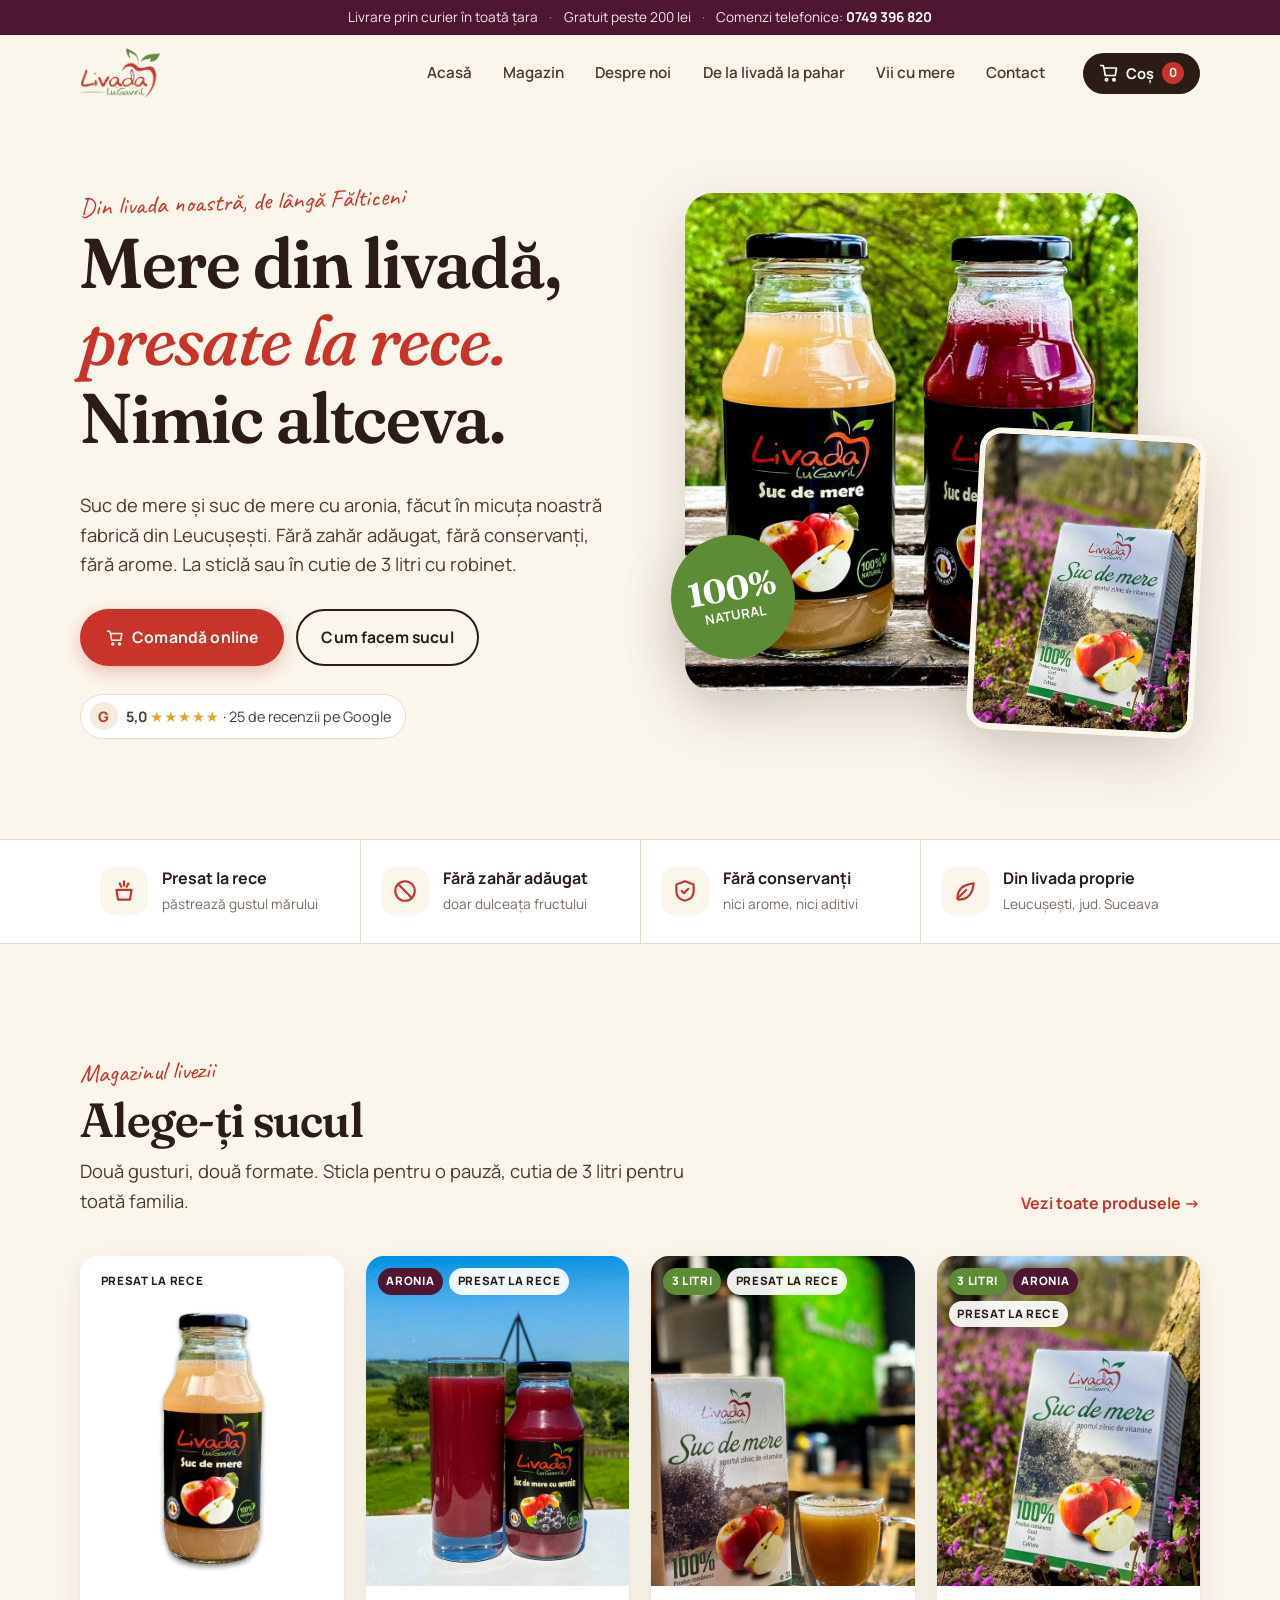
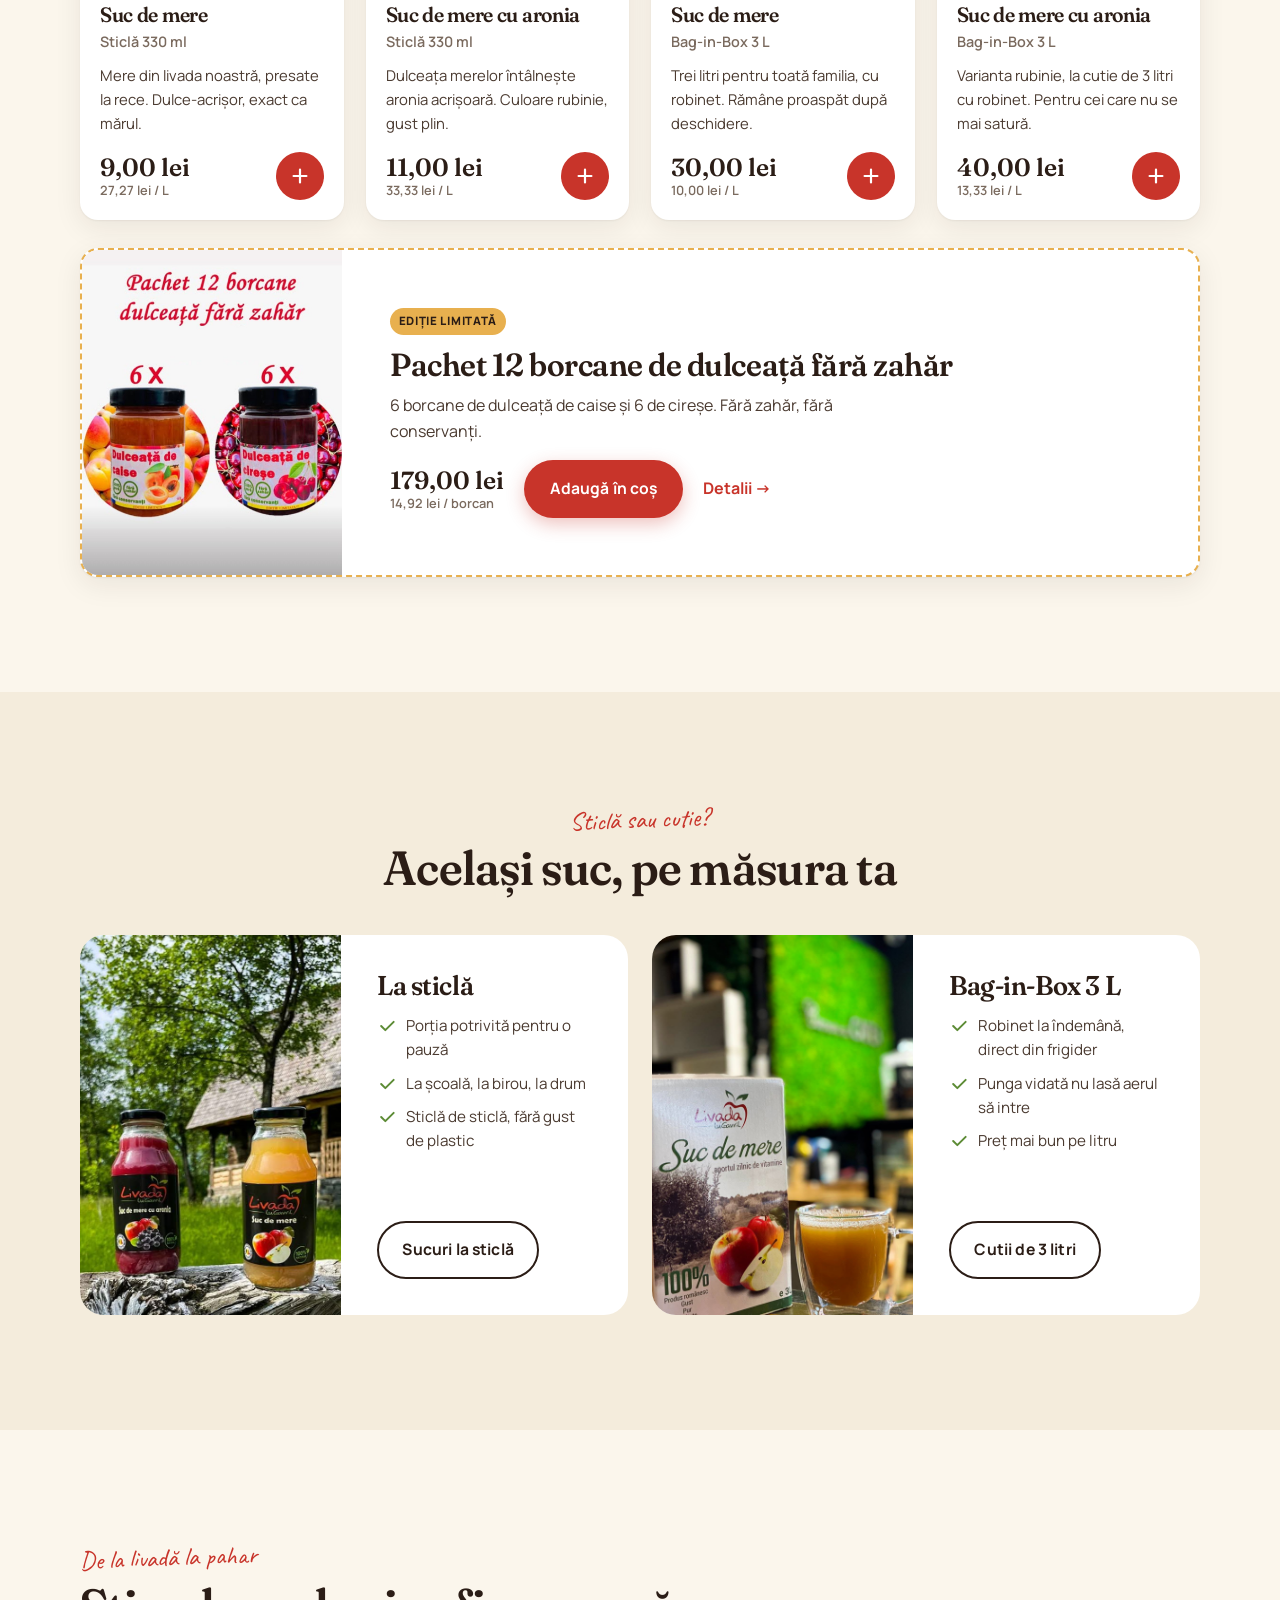
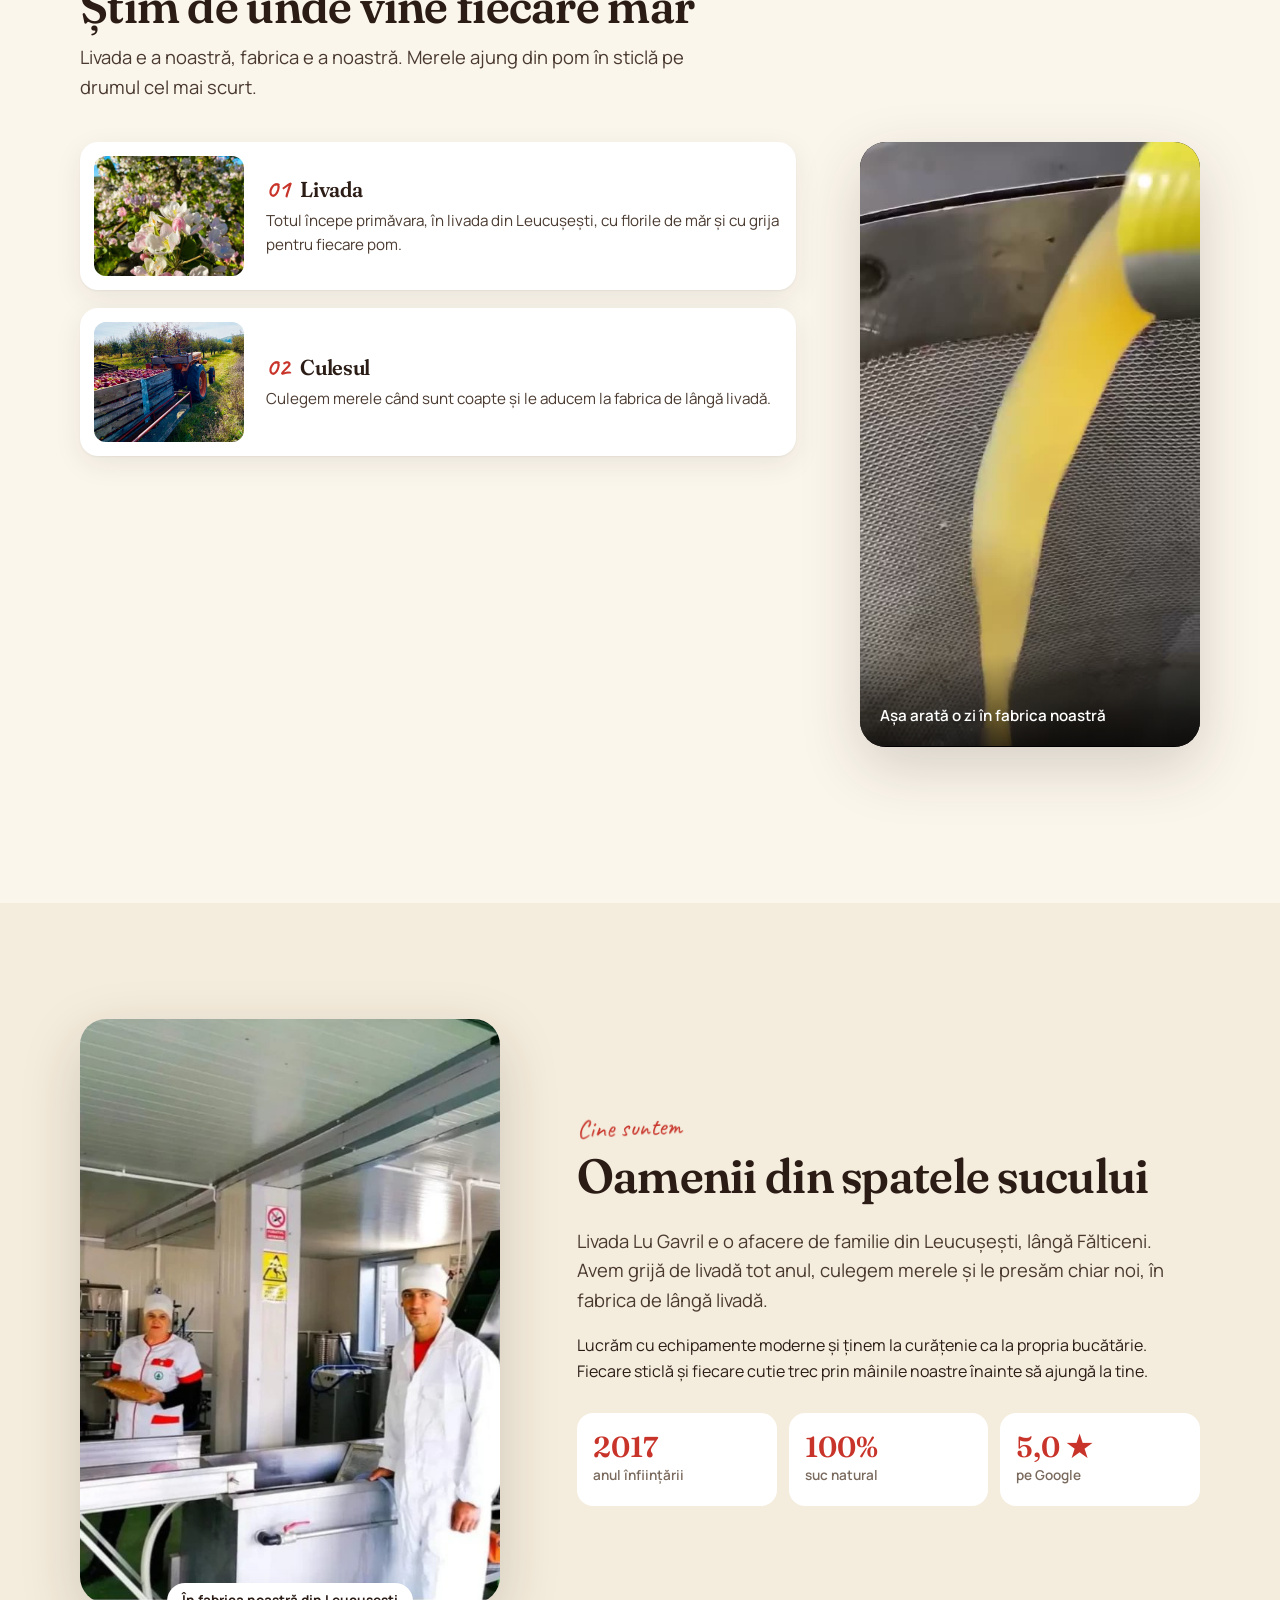
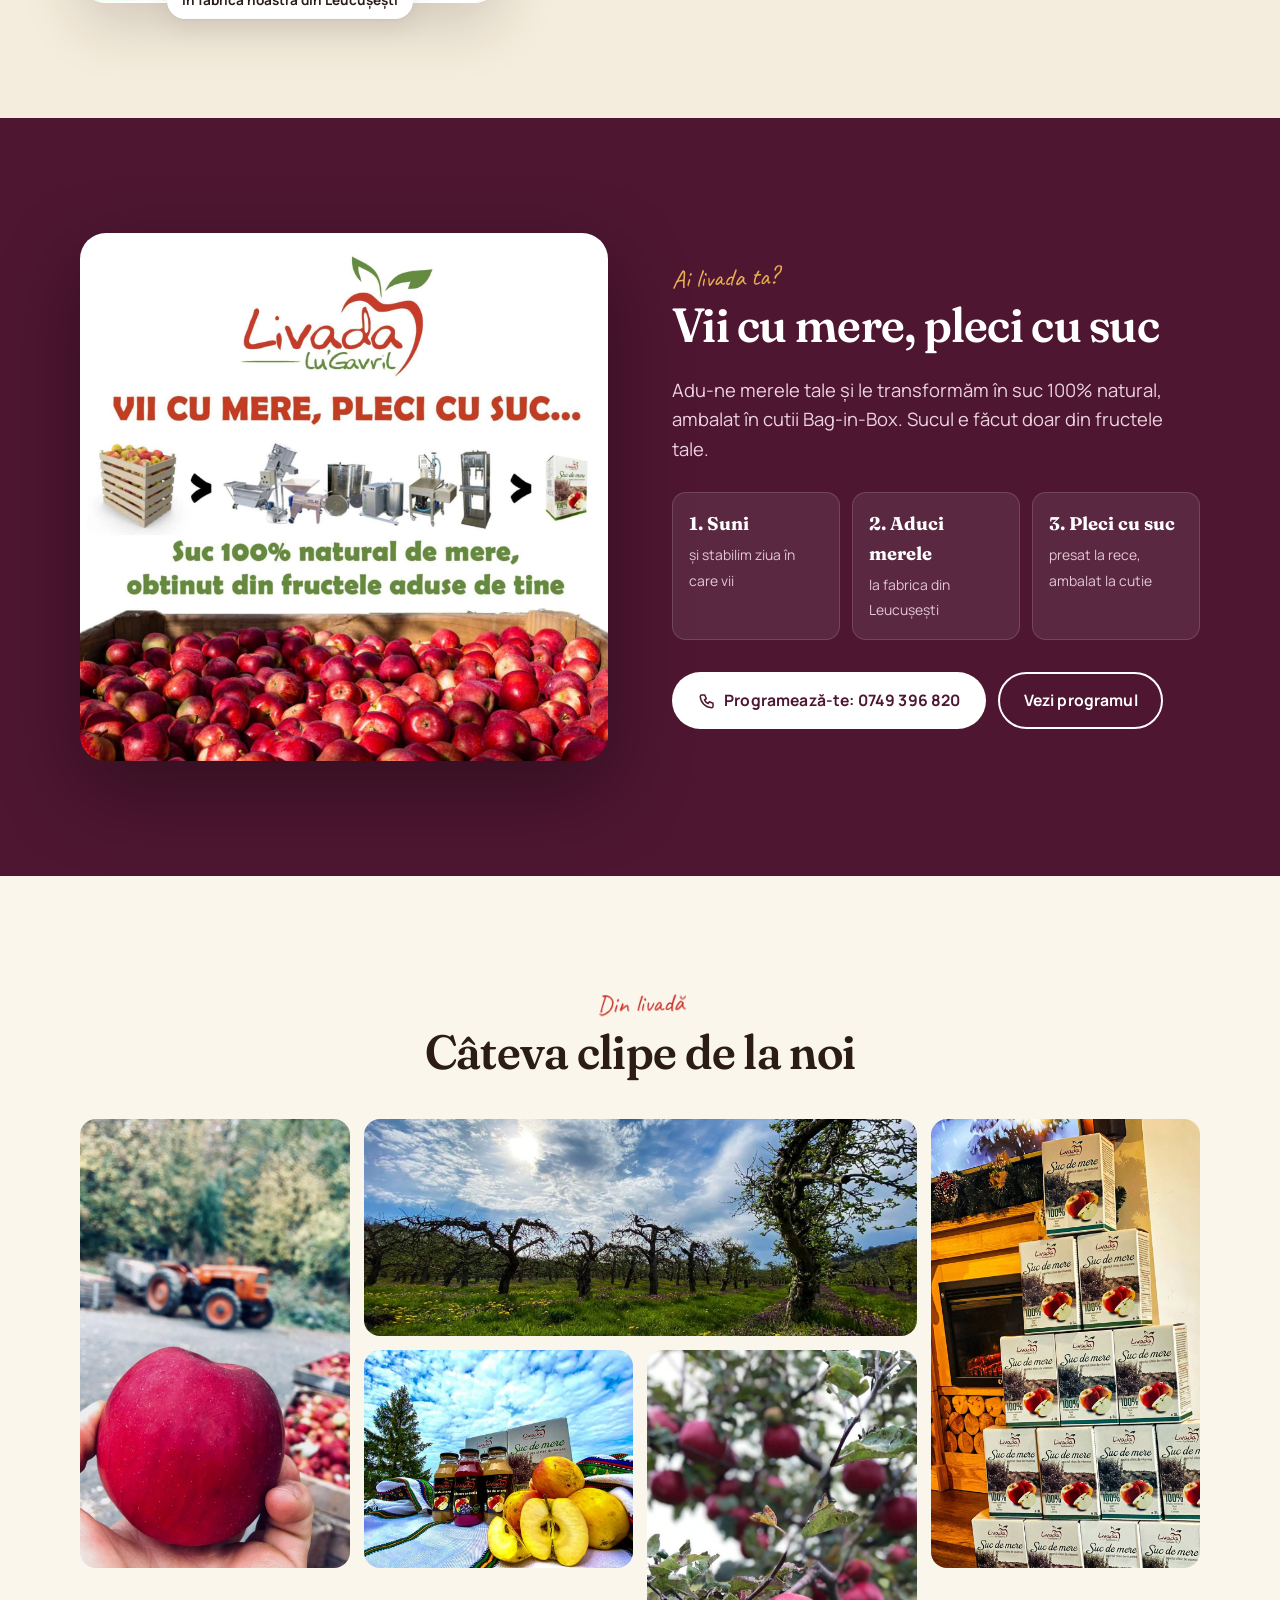
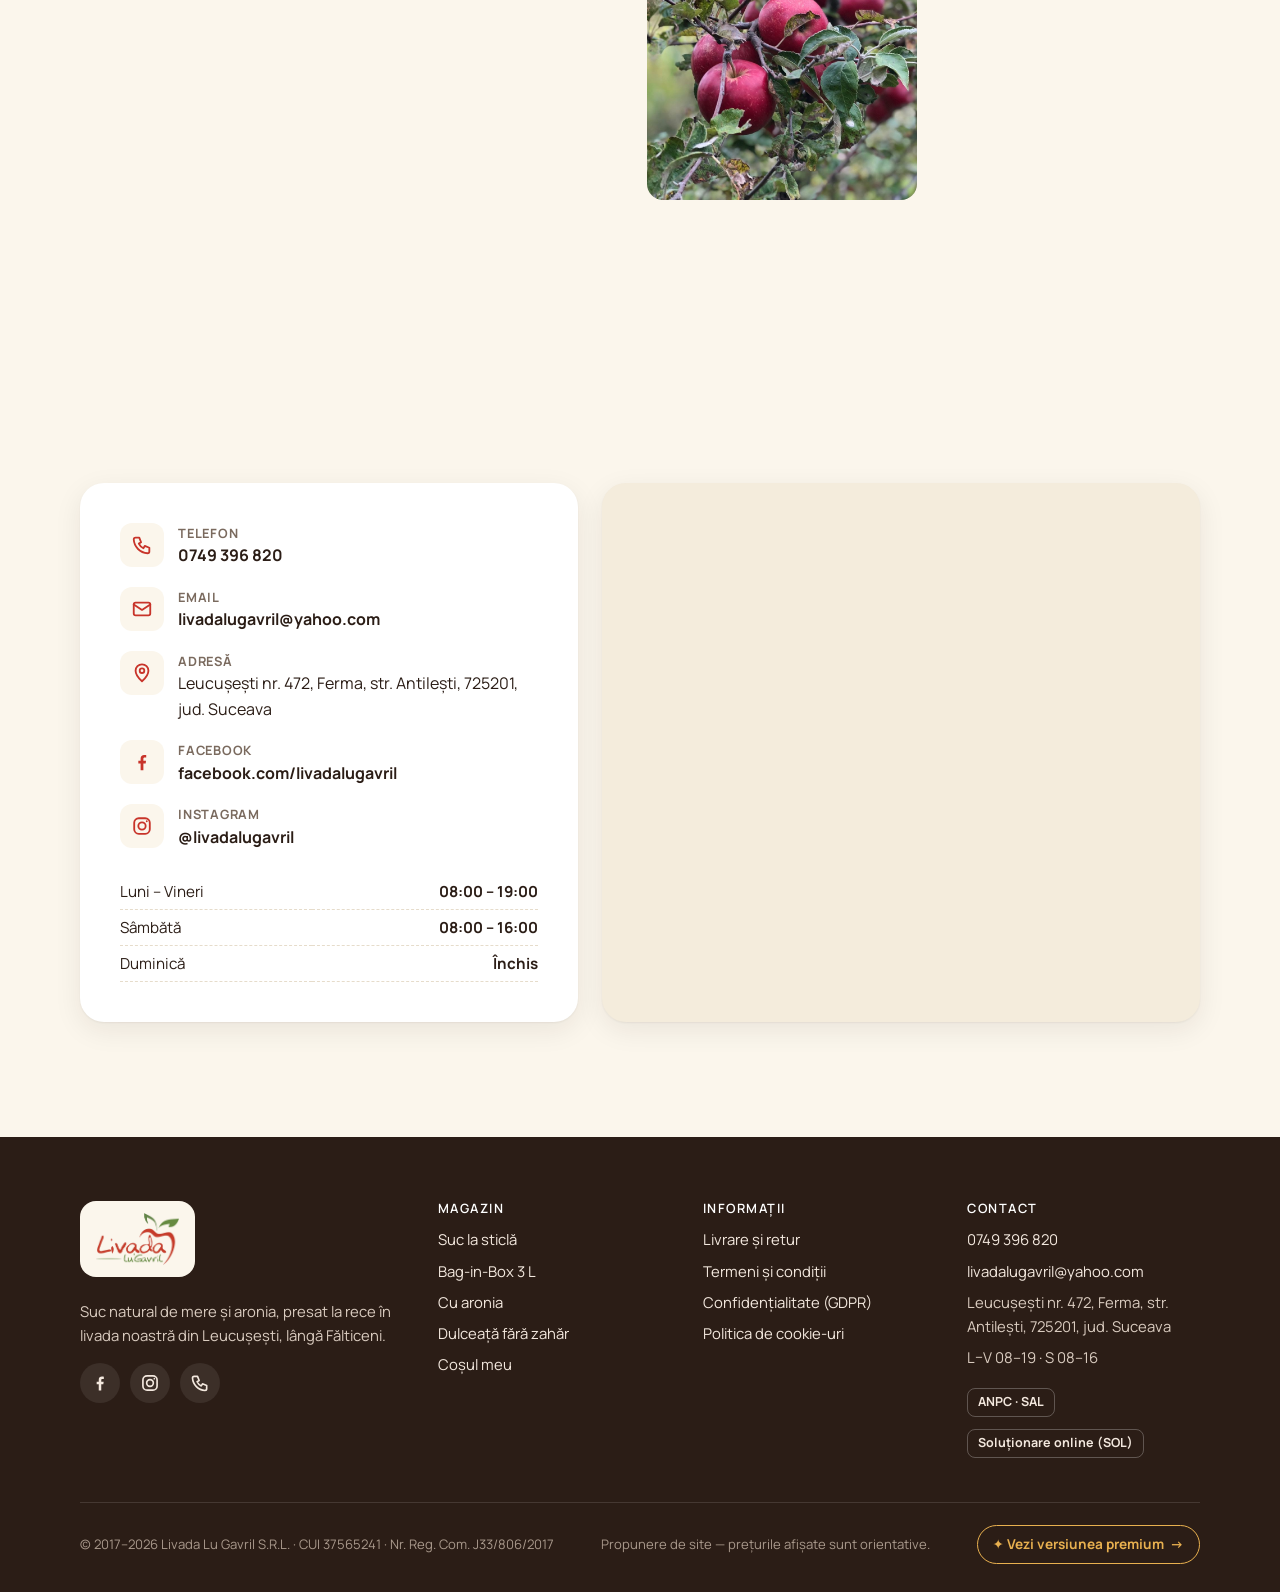
<file: clasic.html>
<!doctype html>
<html lang="ro">
<head>
  <meta charset="utf-8">
  <meta name="viewport" content="width=device-width, initial-scale=1">
  <meta name="robots" content="noindex, nofollow">
  <title>Livada lu' Gavril — suc natural de mere și aronia, presat la rece</title>
  <meta name="description" content="Suc 100% natural de mere și mere cu aronia, presat la rece în livada noastră din Leucușești, Suceava. La sticlă sau Bag-in-Box de 3 litri, cu livrare în toată țara.">
  <meta property="og:title" content="Livada lu' Gavril — suc natural presat la rece">
  <meta property="og:description" content="Mere din livadă, presate la rece. Fără zahăr adăugat, fără conservanți.">
  <meta property="og:image" content="assets/img/sticle-duo-masa.jpg">
  <meta name="theme-color" content="#fbf6ec">
  <link rel="icon" href="assets/img/logo.png">
  <link rel="preconnect" href="https://fonts.googleapis.com">
  <link rel="preconnect" href="https://fonts.gstatic.com" crossorigin>
  <link href="https://fonts.googleapis.com/css2?family=Caveat:wght@600;700&family=Fraunces:ital,opsz,wght,SOFT@0,9..144,500..700,50;1,9..144,500,50&family=Manrope:wght@400;600;700;800&display=swap" rel="stylesheet">
  <link rel="stylesheet" href="assets/css/style.css">
</head>
<body data-page="classic">

<main>
  <!-- ============ HERO ============ -->
  <section class="hero">
    <div class="wrap hero-grid">
      <div class="reveal">
        <span class="kicker">Din livada noastră, de lângă Fălticeni</span>
        <h1>Mere din livadă, <em>presate la rece.</em> Nimic altceva.</h1>
        <p class="lead">Suc de mere și suc de mere cu aronia, făcut în micuța noastră fabrică din Leucușești. Fără zahăr adăugat, fără conservanți, fără arome. La sticlă sau în cutie de 3 litri cu robinet.</p>
        <div class="hero-ctas">
          <a class="btn btn-primary" href="magazin.html">
            <svg viewBox="0 0 24 24" fill="none" stroke="currentColor" stroke-width="2" stroke-linecap="round" stroke-linejoin="round"><path d="M6 6h15l-1.5 9h-12z"/><path d="M6 6 5 3H2"/><circle cx="9" cy="20" r="1.4"/><circle cx="18" cy="20" r="1.4"/></svg>
            Comandă online
          </a>
          <a class="btn btn-ghost" href="#poveste">Cum facem sucul</a>
        </div>
        <a class="rating-chip" href="https://www.google.com/maps/search/?api=1&query=Livada+lu%27+Gavril+Leucu%C8%99e%C8%99ti" target="_blank" rel="noopener">
          <span class="g">G</span>
          <span><b>5,0</b> <span class="stars">★★★★★</span> · 25 de recenzii pe Google</span>
        </a>
      </div>
      <div class="hero-media reveal">
        <div class="main"><img src="assets/img/sticle-duo-masa.jpg" alt="Sticle de suc de mere și suc de mere cu aronia Livada lu' Gavril pe o masă de lemn în livadă" fetchpriority="high"></div>
        <div class="float"><img src="assets/img/bib-flori-vertical.jpg" alt="Cutie Bag-in-Box de 3 litri cu suc de mere, între flori de primăvară"></div>
        <div class="hero-badge"><div><b>100%</b><span>natural</span></div></div>
      </div>
    </div>
  </section>

  <!-- ============ PROMISE ============ -->
  <section class="promise" aria-label="Ce promitem">
    <div class="wrap promise-grid">
      <div class="promise-item">
        <span class="ico"><svg viewBox="0 0 24 24" fill="none" stroke="currentColor" stroke-width="2" stroke-linecap="round" stroke-linejoin="round"><path d="M12 3v4M8 5l1.5 3M16 5l-1.5 3"/><path d="M5 11h14l-1.5 9h-11z"/></svg></span>
        <div><b>Presat la rece</b><small>păstrează gustul mărului</small></div>
      </div>
      <div class="promise-item">
        <span class="ico"><svg viewBox="0 0 24 24" fill="none" stroke="currentColor" stroke-width="2" stroke-linecap="round"><circle cx="12" cy="12" r="9"/><path d="M5.6 5.6l12.8 12.8"/></svg></span>
        <div><b>Fără zahăr adăugat</b><small>doar dulceața fructului</small></div>
      </div>
      <div class="promise-item">
        <span class="ico"><svg viewBox="0 0 24 24" fill="none" stroke="currentColor" stroke-width="2" stroke-linecap="round" stroke-linejoin="round"><path d="M12 3 4 6v6c0 5 3.5 8 8 9 4.5-1 8-4 8-9V6z"/><path d="m9 12 2 2 4-4"/></svg></span>
        <div><b>Fără conservanți</b><small>nici arome, nici aditivi</small></div>
      </div>
      <div class="promise-item">
        <span class="ico"><svg viewBox="0 0 24 24" fill="none" stroke="currentColor" stroke-width="2" stroke-linecap="round" stroke-linejoin="round"><path d="M5 19c0-8 5-13 15-14-1 10-6 15-14 15"/><path d="M5 19 13 11"/></svg></span>
        <div><b>Din livada proprie</b><small>Leucușești, jud. Suceava</small></div>
      </div>
    </div>
  </section>

  <!-- ============ PRODUCTS ============ -->
  <section class="section" id="produse">
    <div class="wrap">
      <div class="section-head reveal">
        <div>
          <span class="kicker">Magazinul livezii</span>
          <h2>Alege-ți sucul</h2>
          <p class="lead">Două gusturi, două formate. Sticla pentru o pauză, cutia de 3 litri pentru toată familia.</p>
        </div>
        <a class="link-arrow" href="magazin.html">Vezi toate produsele →</a>
      </div>
      <div class="products" id="home-products"></div>

      <article class="promo-band reveal">
        <a class="promo-media" href="produs.html?id=pachet-dulceata"><img src="assets/img/dulceata-pachet.jpg" alt="Pachet cu 6 borcane de dulceață de caise și 6 borcane de dulceață de cireșe" loading="lazy"></a>
        <div class="promo-body">
          <span class="tag promo">Ediție limitată</span>
          <h3>Pachet 12 borcane de dulceață fără zahăr</h3>
          <p>6 borcane de dulceață de caise și 6 de cireșe. Fără zahăr, fără conservanți.</p>
          <div class="promo-foot">
            <div class="price">179,00 lei<small>14,92 lei / borcan</small></div>
            <button class="btn btn-primary" type="button" data-add="pachet-dulceata">Adaugă în coș</button>
            <a class="link-arrow" href="produs.html?id=pachet-dulceata">Detalii →</a>
          </div>
        </div>
      </article>
    </div>
  </section>

  <!-- ============ FORMATS ============ -->
  <section class="section formats">
    <div class="wrap">
      <div class="center reveal" style="margin-bottom:40px">
        <span class="kicker">Sticlă sau cutie?</span>
        <h2>Același suc, pe măsura ta</h2>
      </div>
      <div class="formats-grid">
        <article class="format reveal">
          <div class="format-media"><img src="assets/img/sticle-casa-lemn.jpg" alt="Sticle de suc de mere și mere cu aronia în fața unei case de lemn" loading="lazy"></div>
          <div class="format-body">
            <h3>La sticlă</h3>
            <ul>
              <li><svg viewBox="0 0 24 24" fill="none" stroke="currentColor" stroke-width="2.4" stroke-linecap="round" stroke-linejoin="round"><path d="m5 12 5 5L20 7"/></svg>Porția potrivită pentru o pauză</li>
              <li><svg viewBox="0 0 24 24" fill="none" stroke="currentColor" stroke-width="2.4" stroke-linecap="round" stroke-linejoin="round"><path d="m5 12 5 5L20 7"/></svg>La școală, la birou, la drum</li>
              <li><svg viewBox="0 0 24 24" fill="none" stroke="currentColor" stroke-width="2.4" stroke-linecap="round" stroke-linejoin="round"><path d="m5 12 5 5L20 7"/></svg>Sticlă de sticlă, fără gust de plastic</li>
            </ul>
            <a class="btn btn-ghost" href="magazin.html?f=sticla">Sucuri la sticlă</a>
          </div>
        </article>
        <article class="format reveal">
          <div class="format-media"><img src="assets/img/mere-bib.jpg" alt="Cutie Bag-in-Box de 3 litri cu suc de mere lângă o cană" loading="lazy"></div>
          <div class="format-body">
            <h3>Bag-in-Box 3 L</h3>
            <ul>
              <li><svg viewBox="0 0 24 24" fill="none" stroke="currentColor" stroke-width="2.4" stroke-linecap="round" stroke-linejoin="round"><path d="m5 12 5 5L20 7"/></svg>Robinet la îndemână, direct din frigider</li>
              <li><svg viewBox="0 0 24 24" fill="none" stroke="currentColor" stroke-width="2.4" stroke-linecap="round" stroke-linejoin="round"><path d="m5 12 5 5L20 7"/></svg>Punga vidată nu lasă aerul să intre</li>
              <li><svg viewBox="0 0 24 24" fill="none" stroke="currentColor" stroke-width="2.4" stroke-linecap="round" stroke-linejoin="round"><path d="m5 12 5 5L20 7"/></svg>Preț mai bun pe litru</li>
            </ul>
            <a class="btn btn-ghost" href="magazin.html?f=bib">Cutii de 3 litri</a>
          </div>
        </article>
      </div>
    </div>
  </section>

  <!-- ============ PROCESS ============ -->
  <section class="section" id="poveste">
    <div class="wrap">
      <div class="section-head reveal">
        <div>
          <span class="kicker">De la livadă la pahar</span>
          <h2>Știm de unde vine fiecare măr</h2>
          <p class="lead">Livada e a noastră, fabrica e a noastră. Merele ajung din pom în sticlă pe drumul cel mai scurt.</p>
        </div>
      </div>
      <div class="process-grid">
        <div class="steps">
          <div class="step reveal">
            <img src="assets/img/floare-mar.jpg" alt="Flori de măr în primăvară" loading="lazy">
            <div><h3>Livada</h3><p>Totul începe primăvara, în livada din Leucușești, cu florile de măr și cu grija pentru fiecare pom.</p></div>
          </div>
          <div class="step reveal">
            <img src="assets/img/recolta-tractor.jpg" alt="Lăzi cu mere roșii pe o remorcă în livadă" loading="lazy">
            <div><h3>Culesul</h3><p>Culegem merele când sunt coapte și le aducem la fabrica de lângă livadă.</p></div>
          </div>
          <div class="step reveal">
            <img src="assets/img/spalare-mere.jpg" alt="Mere spălate cu jet de apă pe banda de sortare" loading="lazy">
            <div><h3>Spălare și sortare</h3><p>Merele sunt spălate și sortate pe bandă. Doar fructele bune ajung la presat.</p></div>
          </div>
          <div class="step reveal">
            <img src="assets/img/productie-imbuteliere.jpg" alt="Linia de îmbuteliere a sucului de mere cu aronia" loading="lazy">
            <div><h3>Presare la rece și îmbuteliere</h3><p>Presăm la rece și îmbuteliem imediat, la sticlă sau în pungi vidate Bag-in-Box.</p></div>
          </div>
        </div>
        <div class="video-card reveal">
          <video src="assets/video/proces.mp4" poster="assets/video/proces-poster.jpg" muted loop playsinline autoplay preload="metadata" aria-label="Video: spălarea, presarea și ambalarea merelor"></video>
          <div class="cap">Așa arată o zi în fabrica noastră</div>
        </div>
      </div>
    </div>
  </section>

  <!-- ============ ABOUT / TEAM ============ -->
  <section class="section about" id="despre">
    <div class="wrap about-grid">
      <figure class="about-media reveal">
        <img src="assets/img/echipa-fabrica.jpg" alt="Echipa Livada lu' Gavril în fabrica de sucuri din Leucușești" loading="lazy" width="566" height="787">
        <figcaption>În fabrica noastră din Leucușești</figcaption>
      </figure>
      <div class="reveal">
        <span class="kicker">Cine suntem</span>
        <h2>Oamenii din spatele sucului</h2>
        <p class="lead">Livada Lu Gavril e o afacere de familie din Leucușești, lângă Fălticeni. Avem grijă de livadă tot anul, culegem merele și le presăm chiar noi, în fabrica de lângă livadă.</p>
        <p>Lucrăm cu echipamente moderne și ținem la curățenie ca la propria bucătărie. Fiecare sticlă și fiecare cutie trec prin mâinile noastre înainte să ajungă la tine.</p>
        <div class="about-stats">
          <div><b>2017</b><span>anul înființării</span></div>
          <div><b>100%</b><span>suc natural</span></div>
          <div><b>5,0 ★</b><span>pe Google</span></div>
        </div>
      </div>
    </div>
  </section>

  <!-- ============ SERVICE ============ -->
  <section class="section service" id="vii-cu-mere">
    <div class="wrap service-grid">
      <div class="service-media reveal"><img src="assets/img/vii-cu-mere.jpg" alt="Afiș: Vii cu mere, pleci cu suc — suc 100% natural din fructele aduse de tine" loading="lazy"></div>
      <div class="reveal">
        <span class="kicker">Ai livada ta?</span>
        <h2>Vii cu mere, pleci cu suc</h2>
        <p class="lead">Adu-ne merele tale și le transformăm în suc 100% natural, ambalat în cutii Bag-in-Box. Sucul e făcut doar din fructele tale.</p>
        <div class="service-steps">
          <div><b>1. Suni</b><span>și stabilim ziua în care vii</span></div>
          <div><b>2. Aduci merele</b><span>la fabrica din Leucușești</span></div>
          <div><b>3. Pleci cu suc</b><span>presat la rece, ambalat la cutie</span></div>
        </div>
        <div class="service-ctas">
          <a class="btn btn-light" href="tel:+40749396820">
            <svg viewBox="0 0 24 24" fill="none" stroke="currentColor" stroke-width="2" stroke-linecap="round" stroke-linejoin="round"><path d="M5 4h4l2 5-2.5 1.5a11 11 0 0 0 5 5L15 13l5 2v4a2 2 0 0 1-2 2A16 16 0 0 1 3 6a2 2 0 0 1 2-2"/></svg>
            Programează-te: 0749 396 820
          </a>
          <a class="btn btn-ghost" href="#contact">Vezi programul</a>
        </div>
      </div>
    </div>
  </section>

  <!-- ============ GALLERY ============ -->
  <section class="section">
    <div class="wrap">
      <div class="center reveal" style="margin-bottom:40px">
        <span class="kicker">Din livadă</span>
        <h2>Câteva clipe de la noi</h2>
      </div>
      <div class="gallery">
        <figure class="reveal"><img src="assets/img/mar-mana.jpg" alt="Un măr roșu ținut în palmă, cu tractorul în fundal" loading="lazy"></figure>
        <figure class="reveal"><img src="assets/img/livada-cer.jpg" alt="Livada de meri sub cerul de primăvară" loading="lazy"></figure>
        <figure class="reveal"><img src="assets/img/bib-piramida.jpg" alt="Piramidă de cutii Bag-in-Box cu suc de mere" loading="lazy"></figure>
        <figure class="reveal"><img src="assets/img/gama-traditional.jpg" alt="Sucuri și mere pe un ștergar tradițional" loading="lazy"></figure>
        <figure class="reveal"><img src="assets/img/mere-ram.jpg" alt="Mere roșii pe ram" loading="lazy"></figure>
        <figure class="reveal"><img src="assets/img/fabrica.jpg" alt="Interiorul fabricii, cu banda de sortare a merelor" loading="lazy"></figure>
        <figure class="reveal"><img src="assets/img/aronia-munte.jpg" alt="Sticlă de suc de aronia ținută în mână, cu dealurile în fundal" loading="lazy"></figure>
        <figure class="reveal"><img src="assets/img/sticle-iarba.jpg" alt="Sticle de suc în iarbă" loading="lazy"></figure>
      </div>
    </div>
  </section>

  <!-- ============ CONTACT ============ -->
  <section class="section" id="contact" style="padding-top:0">
    <div class="wrap">
      <div class="section-head reveal">
        <div>
          <span class="kicker">Treci pe la noi</span>
          <h2>Unde ne găsești</h2>
          <p class="lead">Poți ridica comanda direct de la fabrică sau poți veni să cumperi pe loc.</p>
        </div>
      </div>
      <div class="contact-grid">
        <div class="contact-card reveal">
          <ul class="contact-list">
            <li><span class="ico"><svg viewBox="0 0 24 24" fill="none" stroke="currentColor" stroke-width="2" stroke-linecap="round" stroke-linejoin="round"><path d="M5 4h4l2 5-2.5 1.5a11 11 0 0 0 5 5L15 13l5 2v4a2 2 0 0 1-2 2A16 16 0 0 1 3 6a2 2 0 0 1 2-2"/></svg></span>
              <div><small>Telefon</small><a href="tel:+40749396820">0749 396 820</a></div></li>
            <li><span class="ico"><svg viewBox="0 0 24 24" fill="none" stroke="currentColor" stroke-width="2" stroke-linecap="round" stroke-linejoin="round"><rect x="3" y="5" width="18" height="14" rx="2"/><path d="m3 7 9 6 9-6"/></svg></span>
              <div><small>Email</small><a href="mailto:livadalugavril@yahoo.com">livadalugavril@yahoo.com</a></div></li>
            <li><span class="ico"><svg viewBox="0 0 24 24" fill="none" stroke="currentColor" stroke-width="2" stroke-linecap="round" stroke-linejoin="round"><path d="M12 21s-7-6.2-7-11.5a7 7 0 0 1 14 0C19 14.8 12 21 12 21z"/><circle cx="12" cy="9.5" r="2.5"/></svg></span>
              <div><small>Adresă</small>Leucușești nr. 472, Ferma, str. Antilești, 725201, jud. Suceava</div></li>
            <li><span class="ico"><svg viewBox="0 0 24 24" fill="currentColor"><path d="M13.5 21v-7.5H16l.4-3h-2.9V8.6c0-.9.3-1.5 1.5-1.5h1.6V4.4c-.3 0-1.2-.1-2.3-.1-2.3 0-3.8 1.4-3.8 3.9v2.3H8v3h2.5V21z"/></svg></span>
              <div><small>Facebook</small><a href="https://www.facebook.com/livadalugavril/" target="_blank" rel="noopener">facebook.com/livadalugavril</a></div></li>
            <li><span class="ico"><svg viewBox="0 0 24 24" fill="none" stroke="currentColor" stroke-width="2"><rect x="3.5" y="3.5" width="17" height="17" rx="5"/><circle cx="12" cy="12" r="4"/><circle cx="17.2" cy="6.8" r="1" fill="currentColor" stroke="none"/></svg></span>
              <div><small>Instagram</small><a href="https://www.instagram.com/livadalugavril/" target="_blank" rel="noopener">@livadalugavril</a></div></li>
          </ul>
          <table class="hours" aria-label="Program">
            <tr><td>Luni – Vineri</td><td>08:00 – 19:00</td></tr>
            <tr><td>Sâmbătă</td><td>08:00 – 16:00</td></tr>
            <tr><td>Duminică</td><td>Închis</td></tr>
          </table>
        </div>
        <div class="map reveal">
          <iframe title="Hartă: Livada lu' Gavril, Leucușești" loading="lazy" referrerpolicy="no-referrer-when-downgrade"
            src="https://www.google.com/maps?q=Livada+lu'+Gavril,+Leucu%C8%99e%C8%99ti+472,+Suceava&z=13&output=embed"></iframe>
        </div>
      </div>
    </div>
  </section>
</main>

<script src="assets/js/products.js"></script>
<script src="assets/js/app.js"></script>
</body>
</html>
</file>
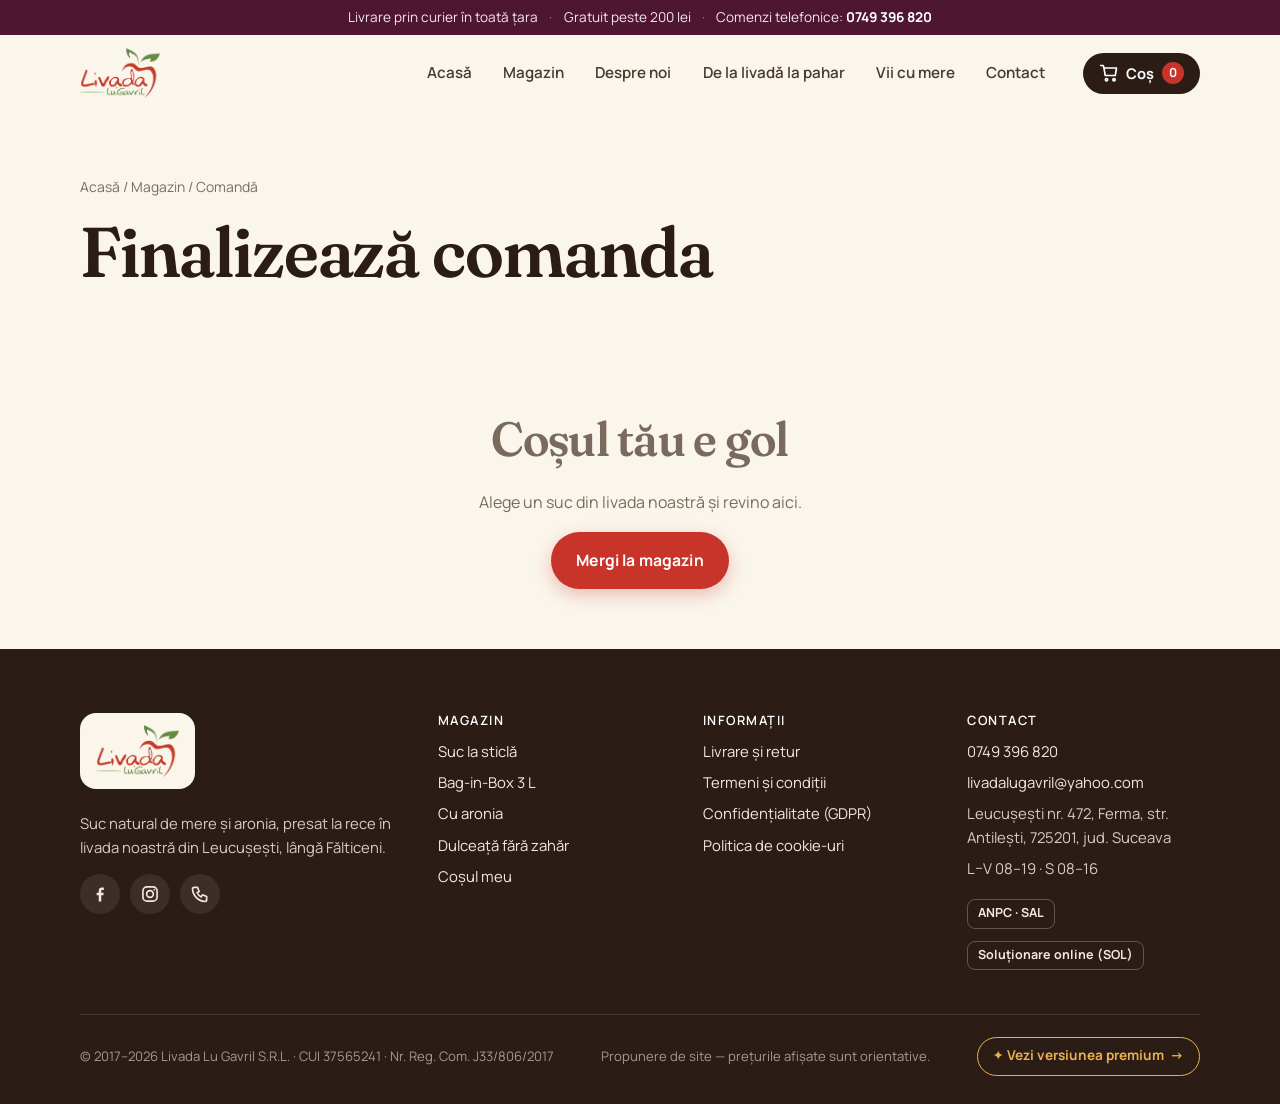
<file: cos.html>
<!doctype html>
<html lang="ro">
<head>
  <meta charset="utf-8">
  <meta name="viewport" content="width=device-width, initial-scale=1">
  <title>Coș și comandă — Livada lu' Gavril</title>
  <meta name="robots" content="noindex">
  <meta name="theme-color" content="#fbf6ec">
  <link rel="icon" href="assets/img/logo.png">
  <link rel="preconnect" href="https://fonts.googleapis.com">
  <link rel="preconnect" href="https://fonts.gstatic.com" crossorigin>
  <link href="https://fonts.googleapis.com/css2?family=Caveat:wght@600;700&family=Fraunces:ital,opsz,wght,SOFT@0,9..144,500..700,50;1,9..144,500,50&family=Manrope:wght@400;600;700;800&display=swap" rel="stylesheet">
  <link rel="stylesheet" href="assets/css/style.css">
</head>
<body data-page="checkout">

<main>
  <section class="page-hero">
    <div class="wrap">
      <nav class="breadcrumb"><a href="index.html">Acasă</a> / <a href="magazin.html">Magazin</a> / Comandă</nav>
      <h1>Finalizează comanda</h1>
    </div>
  </section>

  <!-- Coș gol -->
  <section class="wrap empty" id="cart-empty" hidden>
    <h2>Coșul tău e gol</h2>
    <p>Alege un suc din livada noastră și revino aici.</p>
    <a class="btn btn-primary" href="magazin.html">Mergi la magazin</a>
  </section>

  <!-- Confirmare -->
  <section class="wrap success" id="success" hidden>
    <div class="tick"><svg viewBox="0 0 24 24" fill="none" stroke="currentColor" stroke-width="2.6" stroke-linecap="round" stroke-linejoin="round"><path d="m5 12 5 5L20 7"/></svg></div>
    <span class="kicker">Mulțumim, <span id="ok-name"></span>!</span>
    <h2>Comanda <span id="ok-nr"></span> a fost înregistrată</h2>
    <p class="lead" style="margin:0 auto 1.4em">Total de plată: <b id="ok-total"></b>. Te sunăm în cel mai scurt timp să confirmăm livrarea.</p>
    <a class="btn btn-primary" href="index.html">Înapoi acasă</a>
    <p class="proposal-note" style="max-width:560px;margin:28px auto 0">Demo: în această propunere comanda nu e trimisă nicăieri. În varianta live, ajunge pe email și în panoul de administrare, iar clientul primește confirmare automată.</p>
  </section>

  <div class="wrap" id="checkout-wrap">
    <form class="checkout" id="order-form" novalidate>
      <div>
        <div class="panel">
          <h2><span class="n">1</span> Produsele tale</h2>
          <div id="cart-lines"></div>
        </div>

        <div class="panel">
          <h2><span class="n">2</span> Date de livrare</h2>
          <div class="fields">
            <div class="field"><label for="f-name">Nume și prenume</label><input id="f-name" name="name" autocomplete="name" required></div>
            <div class="field"><label for="f-phone">Telefon</label><input id="f-phone" name="phone" type="tel" autocomplete="tel" required pattern="[0-9 +\(\)\-]{10,}"></div>
            <div class="field full"><label for="f-email">Email</label><input id="f-email" name="email" type="email" autocomplete="email" required></div>
            <div class="field full"><label for="f-addr">Adresă (stradă, număr, bloc, apartament)</label><input id="f-addr" name="address" autocomplete="street-address" required></div>
            <div class="field"><label for="f-city">Localitate</label><input id="f-city" name="city" autocomplete="address-level2" required></div>
            <div class="field"><label for="f-county">Județ</label>
              <select id="f-county" name="county" required>
                <option value="">Alege județul</option>
                <option>Alba</option><option>Arad</option><option>Argeș</option><option>Bacău</option><option>Bihor</option><option>Bistrița-Năsăud</option><option>Botoșani</option><option>Brăila</option><option>Brașov</option><option>București</option><option>Buzău</option><option>Călărași</option><option>Caraș-Severin</option><option>Cluj</option><option>Constanța</option><option>Covasna</option><option>Dâmbovița</option><option>Dolj</option><option>Galați</option><option>Giurgiu</option><option>Gorj</option><option>Harghita</option><option>Hunedoara</option><option>Ialomița</option><option>Iași</option><option>Ilfov</option><option>Maramureș</option><option>Mehedinți</option><option>Mureș</option><option>Neamț</option><option>Olt</option><option>Prahova</option><option>Sălaj</option><option>Satu Mare</option><option>Sibiu</option><option>Suceava</option><option>Teleorman</option><option>Timiș</option><option>Tulcea</option><option>Vâlcea</option><option>Vaslui</option><option>Vrancea</option>
              </select>
            </div>
            <div class="field full"><label for="f-notes">Observații (opțional)</label><textarea id="f-notes" name="notes" rows="2"></textarea></div>
          </div>
        </div>

        <div class="panel">
          <h2><span class="n">3</span> Livrare și plată</h2>
          <div class="options" style="margin-bottom:18px">
            <label class="option"><input type="radio" name="delivery" value="courier" checked>
              <span class="t"><b>Curier la adresă</b><small>1–3 zile lucrătoare</small></span><span class="p" id="ship-price"></span></label>
            <label class="option"><input type="radio" name="delivery" value="pickup">
              <span class="t"><b>Ridicare direct de la fabrică</b><small>Leucușești nr. 472, în timpul programului</small></span><span class="p">Gratuit</span></label>
          </div>
          <div class="options">
            <label class="option"><input type="radio" name="payment" value="card" checked>
              <span class="t"><b>Card online</b><small>Visa, Mastercard — plată securizată</small></span></label>
            <label class="option"><input type="radio" name="payment" value="cod">
              <span class="t"><b>Ramburs / la ridicare</b><small>Plătești când primești sucul</small></span></label>
          </div>
          <label class="check"><input type="checkbox" name="terms" required> <span>Am citit și sunt de acord cu <a href="#">Termenii și condițiile</a> și cu <a href="#">Politica de confidențialitate</a>.</span></label>
          <label class="check"><input type="checkbox" name="news"> <span>Vreau să aflu când e gata sucul din recolta nouă (opțional).</span></label>
        </div>
      </div>

      <aside class="summary">
        <div class="panel">
          <h2>Sumar</h2>
          <div id="summary"></div>
          <button class="btn btn-primary btn-block" type="submit">Plasează comanda</button>
        </div>
      </aside>
    </form>
  </div>
</main>

<script src="assets/js/products.js"></script>
<script src="assets/js/app.js"></script>
</body>
</html>
</file>
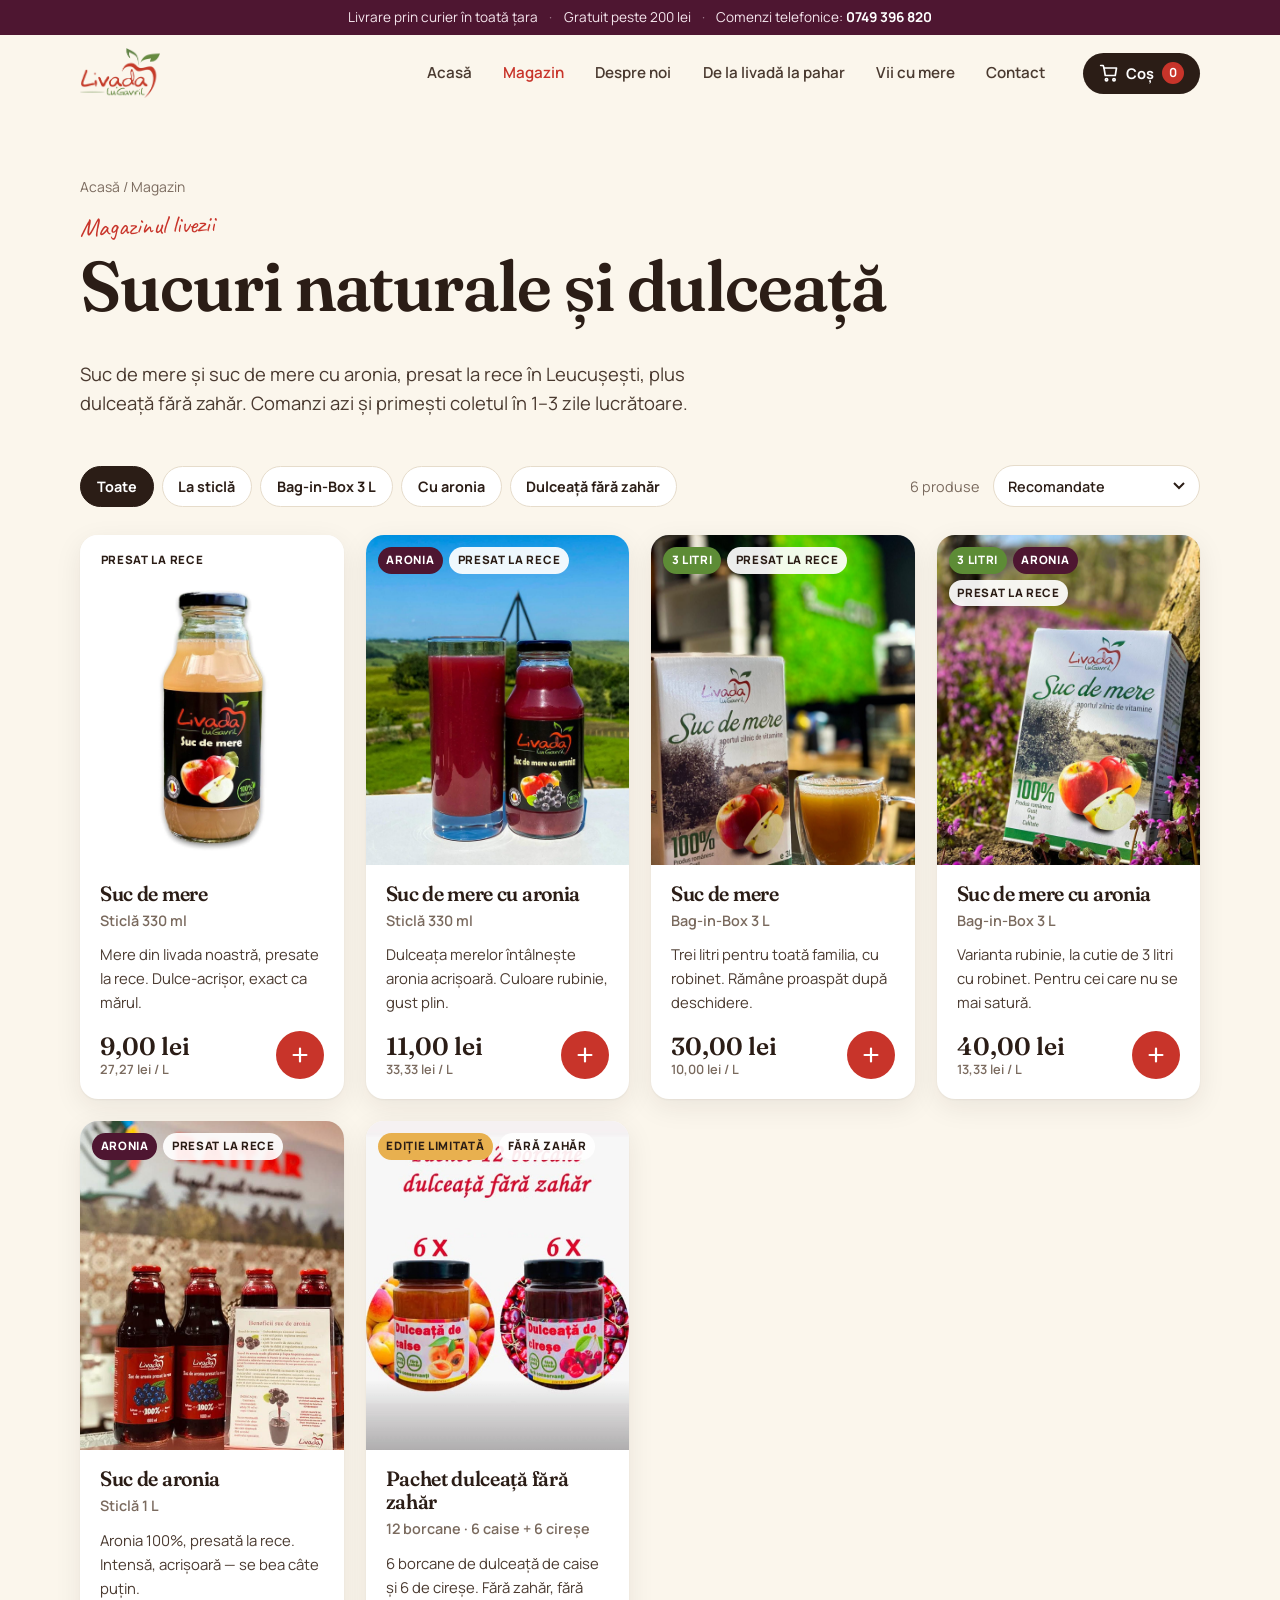
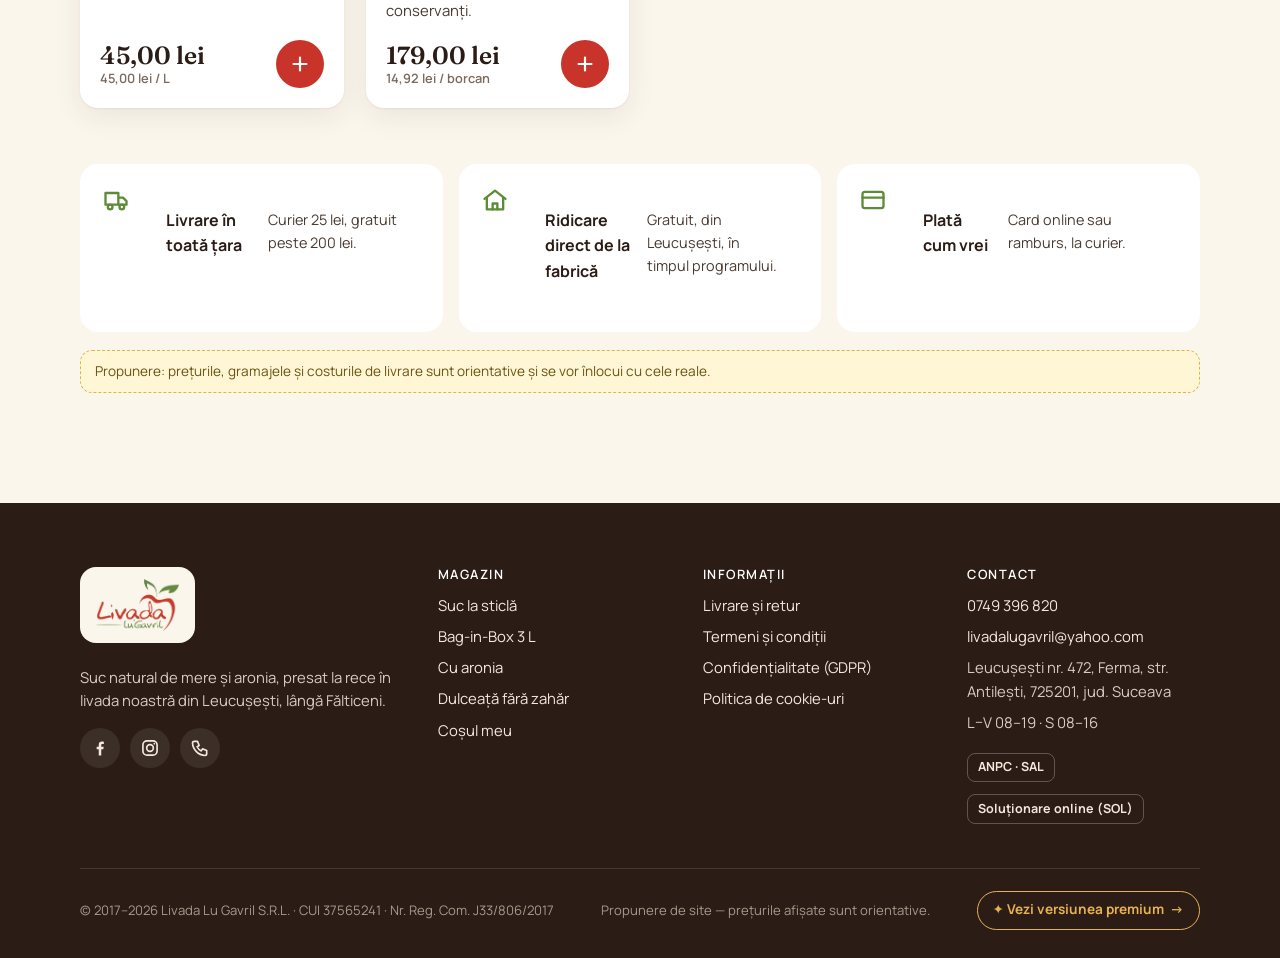
<file: magazin.html>
<!doctype html>
<html lang="ro">
<head>
  <meta charset="utf-8">
  <meta name="viewport" content="width=device-width, initial-scale=1">
  <meta name="robots" content="noindex, nofollow">
  <title>Magazin — Livada lu' Gavril</title>
  <meta name="description" content="Cumpără online suc natural de mere și mere cu aronia, la sticlă sau Bag-in-Box de 3 litri. Livrare în toată țara.">
  <meta name="theme-color" content="#fbf6ec">
  <link rel="icon" href="assets/img/logo.png">
  <link rel="preconnect" href="https://fonts.googleapis.com">
  <link rel="preconnect" href="https://fonts.gstatic.com" crossorigin>
  <link href="https://fonts.googleapis.com/css2?family=Caveat:wght@600;700&family=Fraunces:ital,opsz,wght,SOFT@0,9..144,500..700,50;1,9..144,500,50&family=Manrope:wght@400;600;700;800&display=swap" rel="stylesheet">
  <link rel="stylesheet" href="assets/css/style.css">
</head>
<body data-page="shop">

<main>
  <section class="page-hero">
    <div class="wrap">
      <nav class="breadcrumb"><a href="index.html">Acasă</a> / Magazin</nav>
      <span class="kicker">Magazinul livezii</span>
      <h1>Sucuri naturale și dulceață</h1>
      <p class="lead">Suc de mere și suc de mere cu aronia, presat la rece în Leucușești, plus dulceață fără zahăr. Comanzi azi și primești coletul în 1–3 zile lucrătoare.</p>
    </div>
  </section>

  <section class="wrap" style="padding-bottom:96px">
    <div class="shop-bar">
      <div class="chips" role="group" aria-label="Filtrează produsele">
        <button class="chip" type="button" data-f="all" aria-pressed="true">Toate</button>
        <button class="chip" type="button" data-f="sticla" aria-pressed="false">La sticlă</button>
        <button class="chip" type="button" data-f="bib" aria-pressed="false">Bag-in-Box 3 L</button>
        <button class="chip" type="button" data-f="aronia" aria-pressed="false">Cu aronia</button>
        <button class="chip" type="button" data-f="dulceata" aria-pressed="false">Dulceață fără zahăr</button>
      </div>
      <div style="display:flex;gap:14px;align-items:center">
        <span id="shop-count" style="color:var(--muted);font-size:.9rem"></span>
        <label class="visually-hidden" for="sort">Sortează</label>
        <select class="select" id="sort">
          <option value="default">Recomandate</option>
          <option value="asc">Preț crescător</option>
          <option value="desc">Preț descrescător</option>
          <option value="unit">Cel mai bun preț / litru</option>
        </select>
      </div>
    </div>

    <div class="products" id="shop-grid"></div>

    <div class="shop-info">
      <div>
        <svg viewBox="0 0 24 24" fill="none" stroke="currentColor" stroke-width="2" stroke-linecap="round" stroke-linejoin="round"><path d="M3 6h11v10H3zM14 10h4l3 3v3h-7"/><circle cx="7" cy="18" r="2"/><circle cx="17" cy="18" r="2"/></svg>
        <div><b>Livrare în toată țara</b><span>Curier 25 lei, gratuit peste 200 lei.</span></div>
      </div>
      <div>
        <svg viewBox="0 0 24 24" fill="none" stroke="currentColor" stroke-width="2" stroke-linecap="round" stroke-linejoin="round"><path d="M3 11 12 4l9 7"/><path d="M5 10v10h14V10"/><path d="M10 20v-5h4v5"/></svg>
        <div><b>Ridicare direct de la fabrică</b><span>Gratuit, din Leucușești, în timpul programului.</span></div>
      </div>
      <div>
        <svg viewBox="0 0 24 24" fill="none" stroke="currentColor" stroke-width="2" stroke-linecap="round"><rect x="3" y="5" width="18" height="14" rx="2"/><path d="M3 10h18"/></svg>
        <div><b>Plată cum vrei</b><span>Card online sau ramburs, la curier.</span></div>
      </div>
    </div>
    <p class="proposal-note">Propunere: prețurile, gramajele și costurile de livrare sunt orientative și se vor înlocui cu cele reale.</p>
  </section>
</main>

<script src="assets/js/products.js"></script>
<script src="assets/js/app.js"></script>
</body>
</html>
</file>
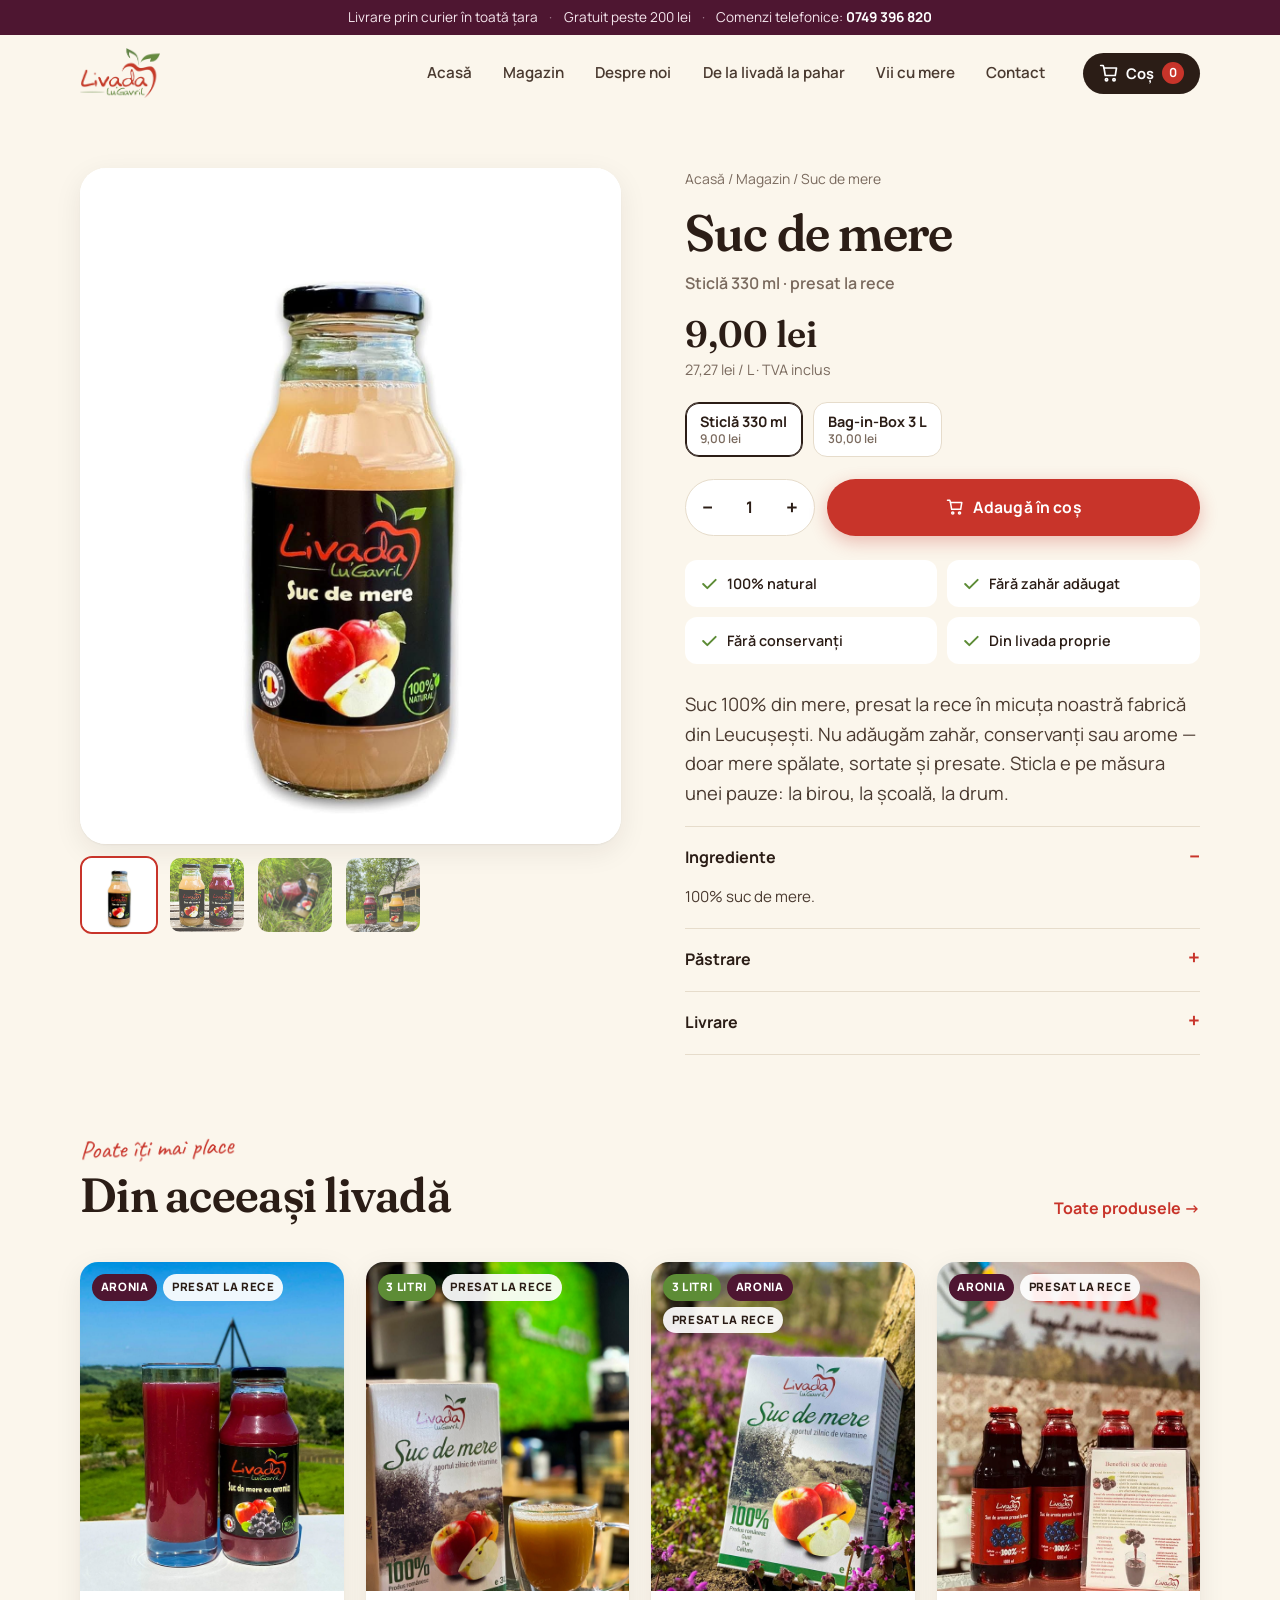
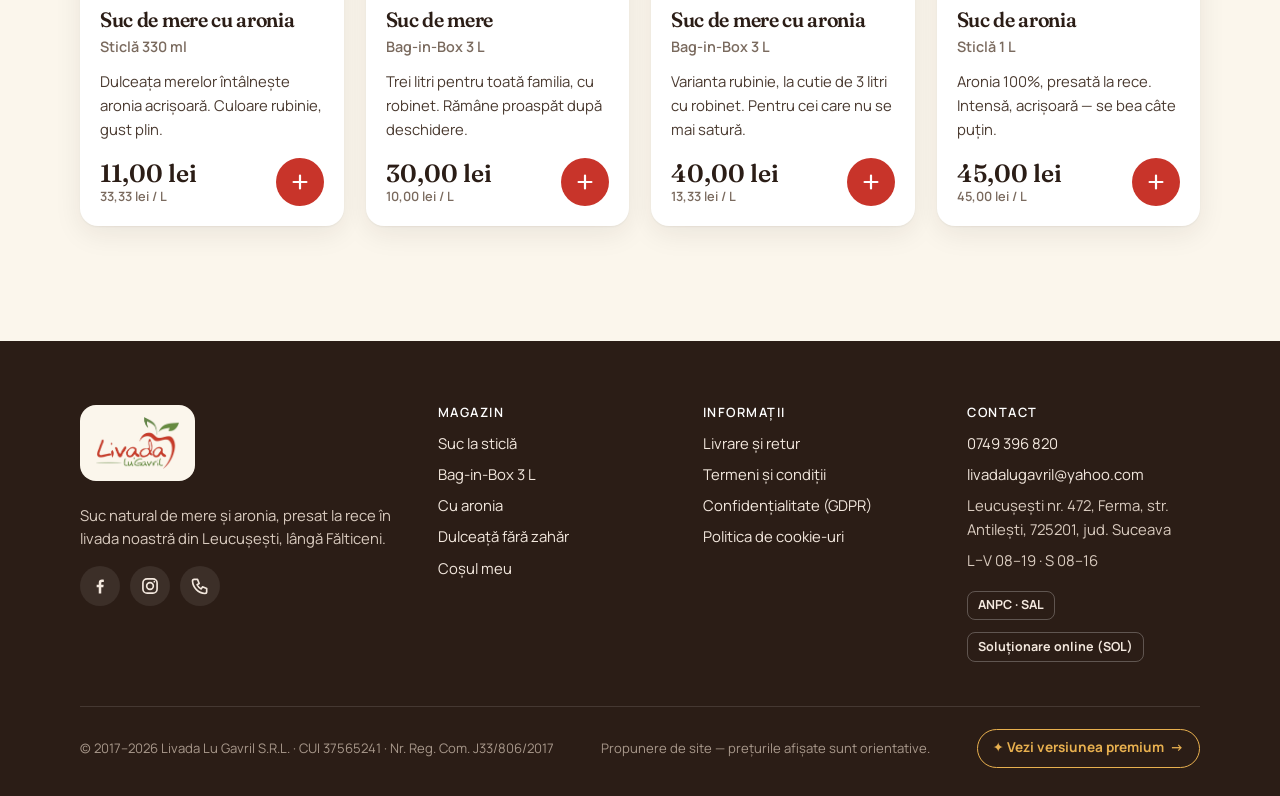
<file: produs.html>
<!doctype html>
<html lang="ro">
<head>
  <meta charset="utf-8">
  <meta name="viewport" content="width=device-width, initial-scale=1">
  <meta name="robots" content="noindex, nofollow">
  <title>Produs — Livada lu' Gavril</title>
  <meta name="theme-color" content="#fbf6ec">
  <link rel="icon" href="assets/img/logo.png">
  <link rel="preconnect" href="https://fonts.googleapis.com">
  <link rel="preconnect" href="https://fonts.gstatic.com" crossorigin>
  <link href="https://fonts.googleapis.com/css2?family=Caveat:wght@600;700&family=Fraunces:ital,opsz,wght,SOFT@0,9..144,500..700,50;1,9..144,500,50&family=Manrope:wght@400;600;700;800&display=swap" rel="stylesheet">
  <link rel="stylesheet" href="assets/css/style.css">
</head>
<body data-page="product">

<main>
  <section class="wrap" style="padding-top:clamp(28px,5vw,56px)">
    <div class="pdp" id="pdp"></div>
  </section>

  <section class="section" style="padding-top:40px">
    <div class="wrap">
      <div class="section-head">
        <div><span class="kicker">Poate îți mai place</span><h2>Din aceeași livadă</h2></div>
        <a class="link-arrow" href="magazin.html">Toate produsele →</a>
      </div>
      <div class="products" id="related"></div>
    </div>
  </section>
</main>

<script src="assets/js/products.js"></script>
<script src="assets/js/app.js"></script>
</body>
</html>
</file>
<file: assets/css/style.css>
/* ============================================================
   Livada lu' Gavril — propunere site + magazin online
   ============================================================ */

:root {
  --cream: #fbf6ec;
  --cream-2: #f4ecdc;
  --paper: #ffffff;
  --ink: #2b1d16;
  --ink-2: #4a3a30;
  --muted: #7a6a5e;
  --line: #e6dccb;
  --apple: #c8342a;
  --apple-dark: #9f241c;
  --leaf: #5d8c36;
  --leaf-dark: #456b25;
  --aronia: #4e1631;
  --aronia-2: #6d2246;
  --juice: #e8b04f;

  --radius: 18px;
  --radius-sm: 10px;
  --shadow: 0 1px 2px rgba(43, 29, 22, .06), 0 8px 28px rgba(43, 29, 22, .08);
  --shadow-lg: 0 20px 60px rgba(43, 29, 22, .18);

  --serif: "Fraunces", Georgia, "Times New Roman", serif;
  --sans: "Manrope", system-ui, -apple-system, "Segoe UI", Roboto, sans-serif;
  --hand: "Caveat", "Segoe Print", cursive;

  --wrap: 1200px;
  --gutter: clamp(16px, 4vw, 40px);
}

*, *::before, *::after { box-sizing: border-box; }
html { scroll-behavior: smooth; -webkit-text-size-adjust: 100%; }
body {
  margin: 0;
  background: var(--cream);
  color: var(--ink);
  font-family: var(--sans);
  font-size: 16px;
  line-height: 1.6;
  -webkit-font-smoothing: antialiased;
  overflow-x: hidden;
}
img, video { max-width: 100%; display: block; }
a { color: inherit; }
button { font: inherit; color: inherit; cursor: pointer; }
input, select, textarea { font: inherit; color: inherit; }
:focus-visible { outline: 3px solid var(--juice); outline-offset: 2px; border-radius: 4px; }

h1, h2, h3, h4 {
  font-family: var(--serif);
  font-weight: 600;
  line-height: 1.1;
  letter-spacing: -0.015em;
  margin: 0 0 .5em;
  font-variation-settings: "SOFT" 50, "opsz" 72;
}
h1 { font-size: clamp(2.4rem, 5.6vw, 4.4rem); }
h2 { font-size: clamp(1.9rem, 3.8vw, 3rem); }
h3 { font-size: 1.35rem; }
p { margin: 0 0 1em; }

.wrap { width: 100%; max-width: var(--wrap); margin: 0 auto; padding: 0 var(--gutter); }
.section { padding: clamp(64px, 9vw, 120px) 0; }
.kicker {
  font-family: var(--hand);
  font-size: 1.6rem;
  line-height: 1;
  color: var(--apple);
  display: inline-block;
  margin-bottom: .35em;
  transform: rotate(-2deg);
}
.lead { font-size: 1.15rem; color: var(--ink-2); max-width: 56ch; }
.center { text-align: center; }
.center .lead { margin-left: auto; margin-right: auto; }
.visually-hidden { position: absolute !important; width: 1px; height: 1px; overflow: hidden; clip: rect(0 0 0 0); white-space: nowrap; }

/* ---------- Buttons ---------- */
.btn {
  display: inline-flex; align-items: center; justify-content: center; gap: .55em;
  padding: .9em 1.5em;
  border-radius: 999px;
  border: 2px solid transparent;
  font-weight: 700; font-size: .98rem; letter-spacing: .01em;
  text-decoration: none;
  transition: transform .15s ease, background .2s ease, box-shadow .2s ease, color .2s;
  white-space: nowrap;
}
.btn:active { transform: translateY(1px); }
.btn-primary { background: var(--apple); color: #fff; box-shadow: 0 6px 18px rgba(200, 52, 42, .3); }
.btn-primary:hover { background: var(--apple-dark); }
.btn-ghost { border-color: currentColor; background: transparent; }
.btn-ghost:hover { background: rgba(43, 29, 22, .06); }
.btn-light { background: #fff; color: var(--aronia); }
.btn-light:hover { background: var(--cream); }
.btn-block { width: 100%; }
.btn svg { width: 1.15em; height: 1.15em; }

/* ---------- Top strip + header ---------- */
.topstrip {
  background: var(--aronia);
  color: #f6e7ee;
  font-size: .85rem;
  text-align: center;
  padding: .5em var(--gutter);
}
.topstrip a { color: #fff; font-weight: 700; text-decoration: none; }
.topstrip .sep { opacity: .5; margin: 0 .6em; }
@media (max-width: 640px) { .topstrip .hide-sm { display: none; } }

.site-header {
  position: sticky; top: 0; z-index: 50;
  background: rgba(251, 246, 236, .92);
  backdrop-filter: saturate(1.4) blur(10px);
  -webkit-backdrop-filter: saturate(1.4) blur(10px);
  border-bottom: 1px solid transparent;
  transition: border-color .2s, box-shadow .2s;
}
.site-header.scrolled { border-color: var(--line); box-shadow: 0 4px 20px rgba(43, 29, 22, .05); }
.header-inner { display: flex; align-items: center; gap: 24px; height: 76px; }
.brand img { height: 50px; width: auto; }
.nav { display: flex; gap: 4px; margin-left: auto; }
.nav a {
  text-decoration: none; font-weight: 600; font-size: .95rem;
  padding: .5em .9em; border-radius: 999px; color: var(--ink-2);
  transition: background .2s, color .2s;
}
.nav a:hover { background: var(--cream-2); color: var(--ink); }
.nav a[aria-current="page"] { color: var(--apple); }
.header-actions { display: flex; align-items: center; gap: 8px; }
.cart-btn {
  position: relative;
  display: inline-flex; align-items: center; gap: .5em;
  background: var(--ink); color: #fff;
  border: 0; border-radius: 999px;
  padding: .6em 1.1em; font-weight: 700; font-size: .92rem;
}
.cart-btn svg { width: 20px; height: 20px; }
.cart-count {
  min-width: 22px; height: 22px; padding: 0 6px;
  display: inline-grid; place-items: center;
  background: var(--apple); color: #fff;
  border-radius: 999px; font-size: .78rem;
}
.cart-count.bump { animation: bump .4s ease; }
@keyframes bump { 40% { transform: scale(1.35); } }
.menu-btn { display: none; background: none; border: 0; padding: 8px; }
.menu-btn svg { width: 28px; height: 28px; }

@media (max-width: 900px) {
  .menu-btn { display: inline-flex; }
  .header-actions { margin-left: auto; }
  .nav {
    position: absolute; top: 100%; left: 0; right: 0;
    flex-direction: column; gap: 0;
    background: var(--cream);
    border-bottom: 1px solid var(--line);
    padding: 8px var(--gutter) 20px;
    opacity: 0; visibility: hidden; transform: translateY(-10px);
    transition: opacity .25s ease, transform .25s ease, visibility 0s .25s;
    box-shadow: var(--shadow);
  }
  .nav.open { opacity: 1; visibility: visible; transform: none; transition: opacity .25s ease, transform .25s ease; }
  .nav a { padding: .9em .4em; border-radius: 0; border-bottom: 1px solid var(--line); font-size: 1.05rem; }
  .cart-btn .label { display: none; }
  .brand img { height: 42px; }
}

/* ---------- Hero ---------- */
.hero { padding: clamp(36px, 6vw, 80px) 0 clamp(56px, 8vw, 100px); position: relative; overflow: hidden; }
.hero-grid { display: grid; grid-template-columns: 1.05fr 1fr; gap: clamp(28px, 5vw, 72px); align-items: center; }
.hero h1 em { font-style: italic; color: var(--apple); font-weight: 500; }
.hero .lead { margin-bottom: 1.6em; }
.hero-ctas { display: flex; gap: 12px; flex-wrap: wrap; margin-bottom: 28px; }
.rating-chip {
  display: inline-flex; align-items: center; gap: .6em;
  background: var(--paper); border: 1px solid var(--line);
  padding: .5em 1em .5em .6em; border-radius: 999px;
  font-size: .9rem; color: var(--ink-2); text-decoration: none;
}
.rating-chip .g { width: 28px; height: 28px; border-radius: 50%; background: var(--cream-2); display: grid; place-items: center; font-weight: 800; color: var(--apple); }
.stars { color: #e3a325; letter-spacing: 1px; }
.hero-media { position: relative; aspect-ratio: 1 / 1.05; }
.hero-media .main {
  position: absolute; inset: 0 12% 8% 0;
  border-radius: 28px; overflow: hidden; box-shadow: var(--shadow-lg);
}
.hero-media .main img { width: 100%; height: 100%; object-fit: cover; }
.hero-media .float {
  position: absolute; right: 0; bottom: 0; width: 44%; aspect-ratio: 3 / 4;
  border-radius: 22px; overflow: hidden; border: 6px solid var(--cream);
  box-shadow: var(--shadow-lg);
  transform: rotate(3deg);
}
.hero-media .float img { width: 100%; height: 100%; object-fit: cover; }
.hero-badge {
  position: absolute; left: -14px; bottom: 14%;
  width: 124px; height: 124px; border-radius: 50%;
  background: var(--leaf); color: #fff;
  display: grid; place-items: center; text-align: center;
  font-family: var(--serif); font-weight: 600; line-height: 1.05;
  box-shadow: var(--shadow-lg);
  transform: rotate(-10deg);
}
.hero-badge b { display: block; font-size: 2.1rem; }
.hero-badge span { font-size: .82rem; font-family: var(--sans); font-weight: 700; letter-spacing: .04em; text-transform: uppercase; }
.leaf-deco { position: absolute; pointer-events: none; opacity: .14; color: var(--leaf); }
@media (max-width: 860px) {
  .hero-grid { grid-template-columns: 1fr; }
  .hero-media { max-width: 520px; width: 100%; margin: 0 auto; }
  .hero-badge { width: 100px; height: 100px; left: 0; }
  .hero-badge b { font-size: 1.7rem; }
}

/* ---------- Promise strip ---------- */
.promise { background: var(--paper); border-block: 1px solid var(--line); }
.promise-grid { display: grid; grid-template-columns: repeat(4, 1fr); }
.promise-item { display: flex; gap: 14px; align-items: center; padding: 26px 20px; border-left: 1px solid var(--line); }
.promise-item:first-child { border-left: 0; }
.promise-item .ico { flex: none; width: 48px; height: 48px; border-radius: 14px; display: grid; place-items: center; background: var(--cream); color: var(--apple); }
.promise-item .ico svg { width: 26px; height: 26px; }
.promise-item b { display: block; font-size: 1rem; }
.promise-item small { color: var(--muted); font-size: .85rem; }
@media (max-width: 900px) {
  .promise-grid { grid-template-columns: 1fr 1fr; }
  .promise-item:nth-child(3) { border-left: 0; }
  .promise-item:nth-child(n+3) { border-top: 1px solid var(--line); }
}
@media (max-width: 480px) {
  .promise-item { padding: 18px 10px; gap: 10px; flex-direction: column; align-items: flex-start; }
}

/* ---------- Section head ---------- */
.section-head { display: flex; align-items: end; justify-content: space-between; gap: 24px; margin-bottom: 40px; flex-wrap: wrap; }
.section-head h2 { margin: 0; }
.section-head .lead { margin: .6em 0 0; }
.link-arrow { font-weight: 700; color: var(--apple); text-decoration: none; display: inline-flex; gap: .4em; align-items: center; }
.link-arrow:hover { text-decoration: underline; text-underline-offset: 4px; }

/* ---------- Product cards ---------- */
.products { display: grid; grid-template-columns: repeat(auto-fill, minmax(250px, 1fr)); gap: 22px; }
.card {
  background: var(--paper);
  border-radius: var(--radius);
  overflow: hidden;
  display: flex; flex-direction: column;
  box-shadow: var(--shadow);
  transition: transform .25s ease, box-shadow .25s ease;
  position: relative;
}
.card:hover { transform: translateY(-4px); box-shadow: var(--shadow-lg); }
.card-media { aspect-ratio: 4 / 5; overflow: hidden; background: var(--cream-2); position: relative; display: block; }
.card-media img { width: 100%; height: 100%; object-fit: cover; transition: transform .6s ease; }
.card:hover .card-media img { transform: scale(1.05); }
.card-tags { position: absolute; top: 12px; left: 12px; display: flex; gap: 6px; flex-wrap: wrap; }
.tag {
  font-size: .72rem; font-weight: 800; letter-spacing: .06em; text-transform: uppercase;
  padding: .35em .75em; border-radius: 999px; background: rgba(255, 255, 255, .92); color: var(--ink);
}
.tag.bib { background: var(--leaf); color: #fff; }
.tag.aronia { background: var(--aronia); color: #fff; }
.tag.promo { background: var(--juice); color: var(--ink); }
.card-body { padding: 18px 20px 20px; display: flex; flex-direction: column; flex: 1; }
.card-body h3 { margin: 0 0 .15em; font-size: 1.3rem; }
.card-body h3 a { text-decoration: none; }
.card-format { color: var(--muted); font-size: .9rem; font-weight: 600; margin-bottom: .8em; }
.card-desc { color: var(--ink-2); font-size: .93rem; margin-bottom: 1.1em; flex: 1; }
.card-foot { display: flex; align-items: center; justify-content: space-between; gap: 10px; }
.price { font-family: var(--serif); font-size: 1.55rem; font-weight: 600; line-height: 1; }
.price small { font-family: var(--sans); font-size: .8rem; font-weight: 600; color: var(--muted); display: block; margin-top: 4px; }
.add-btn {
  width: 48px; height: 48px; border-radius: 50%;
  border: 0; background: var(--apple); color: #fff;
  display: grid; place-items: center; flex: none;
  transition: background .2s, transform .15s;
}
.add-btn:hover { background: var(--apple-dark); transform: scale(1.06); }
.add-btn svg { width: 22px; height: 22px; }
.add-btn.added { background: var(--leaf); }

/* ---------- Promo band (dulceață) ---------- */
.promo-band {
  margin-top: 28px;
  display: grid; grid-template-columns: 260px 1fr; align-items: center; gap: clamp(20px, 4vw, 48px);
  background: var(--paper); border-radius: var(--radius); box-shadow: var(--shadow);
  overflow: hidden; border: 2px dashed var(--juice);
}
.promo-media { display: block; aspect-ratio: 4 / 5; background: #f7f6f4; }
.promo-media img { width: 100%; height: 100%; object-fit: cover; }
.promo-body { padding: 24px 28px 24px 0; }
.promo-body .tag { display: inline-block; margin-bottom: 12px; }
.promo-body h3 { font-size: clamp(1.4rem, 2.6vw, 2rem); margin-bottom: .35em; }
.promo-body p { color: var(--ink-2); max-width: 52ch; }
.promo-foot { display: flex; align-items: center; gap: 20px; flex-wrap: wrap; margin-top: 8px; }
@media (max-width: 640px) {
  .promo-band { grid-template-columns: 1fr; }
  .promo-media { aspect-ratio: 16 / 11; }
  .promo-media img { object-fit: contain; }
  .promo-body { padding: 0 20px 22px; }
}

/* ---------- Formats ---------- */
.formats { background: var(--cream-2); }
.formats-grid { display: grid; grid-template-columns: 1fr 1fr; gap: 24px; }
.format {
  background: var(--paper); border-radius: 24px; overflow: hidden;
  display: grid; grid-template-columns: 1fr 1.1fr; min-height: 380px;
}
.format-media img { width: 100%; height: 100%; object-fit: cover; }
.format-body { padding: clamp(22px, 3vw, 36px); display: flex; flex-direction: column; }
.format-body h3 { font-size: 1.7rem; }
.format-body ul { list-style: none; padding: 0; margin: 0 0 1.4em; display: grid; gap: .55em; }
.format-body li { display: flex; gap: .6em; align-items: flex-start; font-size: .95rem; color: var(--ink-2); }
.format-body li svg { flex: none; width: 20px; height: 20px; color: var(--leaf); margin-top: 2px; }
.format-body .btn { margin-top: auto; align-self: flex-start; }
@media (max-width: 1000px) { .formats-grid { grid-template-columns: 1fr; } }
@media (max-width: 560px) {
  .format { grid-template-columns: 1fr; }
  .format-media { aspect-ratio: 16 / 10; }
}

/* ---------- Process ---------- */
.process-grid { display: grid; grid-template-columns: 1fr 340px; gap: clamp(28px, 5vw, 64px); align-items: start; }
.steps { display: grid; gap: 18px; counter-reset: step; }
.step {
  display: grid; grid-template-columns: 150px 1fr; gap: 22px; align-items: center;
  background: var(--paper); border-radius: var(--radius); padding: 14px;
  box-shadow: var(--shadow);
}
.step img { width: 150px; height: 120px; object-fit: cover; border-radius: 12px; }
.step h3 { margin: 0 0 .25em; display: flex; align-items: baseline; gap: .5em; }
.step h3::before {
  counter-increment: step; content: "0" counter(step);
  font-family: var(--hand); font-size: 1.6rem; color: var(--apple); font-weight: 700;
}
.step p { margin: 0; color: var(--ink-2); font-size: .95rem; }
.video-card {
  position: sticky; top: 100px;
  border-radius: 26px; overflow: hidden; background: #000;
  box-shadow: var(--shadow-lg); aspect-ratio: 9 / 16;
}
.video-card video { width: 100%; height: 100%; object-fit: cover; }
.video-card .cap {
  position: absolute; left: 0; right: 0; bottom: 0;
  padding: 50px 20px 18px; color: #fff;
  background: linear-gradient(transparent, rgba(0, 0, 0, .7));
  font-weight: 600; font-size: .95rem;
}
@media (max-width: 900px) {
  .process-grid { grid-template-columns: 1fr; }
  .video-card { position: relative; top: 0; max-width: 340px; margin: 0 auto; width: 100%; }
}
@media (max-width: 520px) {
  .step { grid-template-columns: 1fr; }
  .step img { width: 100%; height: 170px; }
}

/* ---------- About / team ---------- */
.about { background: var(--cream-2); }
.about-grid { display: grid; grid-template-columns: minmax(0, 420px) 1fr; gap: clamp(28px, 6vw, 88px); align-items: center; }
.about-media { margin: 0; position: relative; }
.about-media img { width: 100%; height: auto; border-radius: 26px; box-shadow: var(--shadow-lg); }
.about-media figcaption {
  position: absolute; left: 50%; bottom: -16px; transform: translateX(-50%);
  background: var(--paper); border-radius: 999px; padding: .5em 1.1em;
  font-size: .85rem; font-weight: 700; white-space: nowrap; box-shadow: var(--shadow);
}
.about-stats { display: grid; grid-template-columns: repeat(3, 1fr); gap: 12px; margin-top: 28px; }
.about-stats div { background: var(--paper); border-radius: 16px; padding: 18px 16px; }
.about-stats b { display: block; font-family: var(--serif); font-size: 1.8rem; font-weight: 600; line-height: 1.1; color: var(--apple); }
.about-stats span { font-size: .85rem; color: var(--muted); font-weight: 600; }
@media (max-width: 860px) {
  .about-grid { grid-template-columns: 1fr; }
  .about-media { max-width: 420px; margin: 0 auto 12px; }
}
@media (max-width: 420px) { .about-stats b { font-size: 1.4rem; } .about-stats div { padding: 14px 10px; } }

/* ---------- Service band ---------- */
.service { background: var(--aronia); color: #f8eaf0; position: relative; overflow: hidden; }
.service h2 { color: #fff; }
.service .kicker { color: var(--juice); }
.service .lead { color: #ecd3de; }
.service-grid { display: grid; grid-template-columns: 1fr 1fr; gap: clamp(28px, 5vw, 72px); align-items: center; }
.service-media { border-radius: 26px; overflow: hidden; box-shadow: 0 30px 80px rgba(0, 0, 0, .35); }
.service-steps { display: grid; grid-template-columns: repeat(3, 1fr); gap: 12px; margin: 28px 0 32px; }
.service-steps div { background: rgba(255, 255, 255, .08); border: 1px solid rgba(255, 255, 255, .14); border-radius: 14px; padding: 16px; }
.service-steps b { display: block; font-family: var(--serif); font-size: 1.15rem; color: #fff; margin-bottom: .2em; }
.service-steps span { font-size: .87rem; color: #e3c8d4; }
.service .btn-ghost { color: #fff; }
.service-ctas { display: flex; gap: 12px; flex-wrap: wrap; }
@media (max-width: 860px) {
  .service-grid { grid-template-columns: 1fr; }
  .service-steps { grid-template-columns: 1fr; }
}

/* ---------- Gallery ---------- */
.gallery {
  display: grid; gap: 14px;
  grid-template-columns: repeat(4, 1fr);
  grid-auto-rows: clamp(150px, 17vw, 230px);
  grid-template-areas:
    "a b b c"
    "a d e c"
    "f g e h";
}
.gallery figure { margin: 0; border-radius: 16px; overflow: hidden; }
.gallery figure:nth-child(1) { grid-area: a; }
.gallery figure:nth-child(2) { grid-area: b; }
.gallery figure:nth-child(3) { grid-area: c; }
.gallery figure:nth-child(4) { grid-area: d; }
.gallery figure:nth-child(5) { grid-area: e; }
.gallery figure:nth-child(6) { grid-area: f; }
.gallery figure:nth-child(7) { grid-area: g; }
.gallery figure:nth-child(8) { grid-area: h; }
.gallery img { width: 100%; height: 100%; object-fit: cover; transition: transform .6s ease; }
@media (max-width: 700px) {
  .gallery {
    grid-template-columns: 1fr 1fr; grid-auto-rows: 160px;
    grid-template-areas: "a b" "a c" "d c" "e f" "e g" "h h";
  }
}
.gallery figure:hover img { transform: scale(1.04); }

/* ---------- Contact ---------- */
.contact-grid { display: grid; grid-template-columns: 1fr 1.2fr; gap: 24px; }
.contact-card { background: var(--paper); border-radius: 24px; padding: clamp(24px, 3.5vw, 40px); box-shadow: var(--shadow); }
.contact-list { list-style: none; padding: 0; margin: 0 0 24px; display: grid; gap: 18px; }
.contact-list li { display: flex; gap: 14px; }
.contact-list .ico { flex: none; width: 44px; height: 44px; border-radius: 12px; background: var(--cream); color: var(--apple); display: grid; place-items: center; }
.contact-list .ico svg { width: 22px; height: 22px; }
.contact-list small { display: block; color: var(--muted); font-size: .8rem; text-transform: uppercase; letter-spacing: .06em; font-weight: 700; }
.contact-list a { text-decoration: none; font-weight: 700; }
.hours { width: 100%; border-collapse: collapse; font-size: .95rem; }
.hours td { padding: .35em 0; border-bottom: 1px dashed var(--line); }
.hours td:last-child { text-align: right; font-weight: 700; }
.map { border-radius: 24px; overflow: hidden; min-height: 380px; box-shadow: var(--shadow); background: var(--cream-2); }
.map iframe { width: 100%; height: 100%; min-height: 380px; border: 0; display: block; }
@media (max-width: 860px) { .contact-grid { grid-template-columns: 1fr; } }

/* ---------- Footer ---------- */
.site-footer { background: var(--ink); color: #d9cbbf; padding: 64px 0 28px; font-size: .93rem; }
.site-footer a { color: #f3e8de; text-decoration: none; }
.site-footer a:hover { text-decoration: underline; }
.footer-grid { display: grid; grid-template-columns: 1.4fr 1fr 1fr 1fr; gap: 32px; }
.footer-logo { background: var(--cream); border-radius: 16px; padding: 12px 16px; display: inline-block; margin-bottom: 16px; }
.footer-logo img { height: 52px; width: auto; }
.site-footer h4 { font-family: var(--sans); font-size: .8rem; text-transform: uppercase; letter-spacing: .12em; color: #fff; margin-bottom: 1em; }
.site-footer ul { list-style: none; padding: 0; margin: 0; display: grid; gap: .5em; }
.footer-legal { display: flex; flex-wrap: wrap; gap: 12px; margin-top: 18px; }
.footer-legal a {
  border: 1px solid rgba(255, 255, 255, .25); border-radius: 8px; padding: .5em .8em;
  font-size: .78rem; font-weight: 700; line-height: 1.2;
}
.footer-bottom {
  margin-top: 44px; padding-top: 22px; border-top: 1px solid rgba(255, 255, 255, .12);
  display: flex; justify-content: space-between; gap: 16px; flex-wrap: wrap; font-size: .82rem; color: #a8988b;
}
.footer-bottom { align-items: center; }
.site-footer a.premium-link {
  display: inline-flex; align-items: center; gap: .45em;
  padding: .55em 1.1em; border-radius: 999px;
  border: 1px solid var(--juice); color: var(--juice);
  font-weight: 700; font-size: .85rem; text-decoration: none;
  transition: background .2s, color .2s;
}
.site-footer a.premium-link:hover { background: var(--juice); color: var(--ink); text-decoration: none; }
.socials { display: flex; gap: 10px; margin-top: 14px; }
.socials a { width: 40px; height: 40px; border-radius: 50%; background: rgba(255, 255, 255, .08); display: grid; place-items: center; }
.socials svg { width: 20px; height: 20px; }
@media (max-width: 900px) { .footer-grid { grid-template-columns: 1fr 1fr; } }
@media (max-width: 520px) { .footer-grid { grid-template-columns: 1fr; } }

/* ---------- Page header (inner pages) ---------- */
.page-hero { padding: clamp(36px, 6vw, 64px) 0 28px; }
.breadcrumb { font-size: .87rem; color: var(--muted); margin-bottom: 14px; }
.breadcrumb a { text-decoration: none; }
.breadcrumb a:hover { color: var(--apple); }

/* ---------- Shop ---------- */
.shop-bar { display: flex; justify-content: space-between; align-items: center; gap: 16px; flex-wrap: wrap; margin-bottom: 28px; }
.chips { display: flex; gap: 8px; flex-wrap: wrap; }
.chip {
  border: 1.5px solid var(--line); background: var(--paper);
  padding: .55em 1.1em; border-radius: 999px; font-weight: 700; font-size: .9rem;
  transition: all .2s;
}
.chip:hover { border-color: var(--ink); }
.chip[aria-pressed="true"] { background: var(--ink); border-color: var(--ink); color: #fff; }
.select {
  appearance: none; -webkit-appearance: none;
  border: 1.5px solid var(--line); background: var(--paper) url("data:image/svg+xml,%3Csvg xmlns='http://www.w3.org/2000/svg' width='12' height='8' viewBox='0 0 12 8'%3E%3Cpath d='M1 1l5 5 5-5' stroke='%232b1d16' stroke-width='2' fill='none'/%3E%3C/svg%3E") no-repeat right 14px center;
  padding: .6em 2.4em .6em 1em; border-radius: 999px; font-weight: 600; font-size: .9rem;
}
.shop-info { display: grid; grid-template-columns: repeat(3, 1fr); gap: 16px; margin-top: 56px; }
.shop-info div { background: var(--paper); border-radius: var(--radius); padding: 22px; display: flex; gap: 14px; }
.shop-info svg { flex: none; width: 28px; height: 28px; color: var(--leaf); }
.shop-info b { display: block; margin-bottom: .2em; }
.shop-info span { font-size: .9rem; color: var(--ink-2); }
@media (max-width: 800px) { .shop-info { grid-template-columns: 1fr; } }
.empty { text-align: center; padding: 60px 0; color: var(--muted); }

/* ---------- Product page ---------- */
.pdp { display: grid; grid-template-columns: 1.05fr 1fr; gap: clamp(28px, 5vw, 64px); align-items: start; padding-bottom: 40px; }
.pdp-gallery { position: sticky; top: 100px; }
.pdp-main { aspect-ratio: 4 / 5; border-radius: 26px; overflow: hidden; background: var(--paper); box-shadow: var(--shadow); }
.pdp-main img { width: 100%; height: 100%; object-fit: cover; }
.pdp-thumbs { display: flex; gap: 10px; margin-top: 12px; overflow-x: auto; padding-bottom: 4px; }
.pdp-thumbs button { flex: none; width: 78px; height: 78px; padding: 0; border: 2px solid transparent; border-radius: 12px; overflow: hidden; background: none; opacity: .7; }
.pdp-thumbs button[aria-current="true"] { border-color: var(--apple); opacity: 1; }
.pdp-thumbs img { width: 100%; height: 100%; object-fit: cover; }
.pdp h1 { font-size: clamp(2rem, 4vw, 3.2rem); margin-bottom: .2em; }
.pdp-format { color: var(--muted); font-weight: 600; margin-bottom: 1.2em; }
.pdp-price { font-family: var(--serif); font-size: 2.3rem; font-weight: 600; line-height: 1; }
.pdp-unit { color: var(--muted); font-size: .9rem; margin: .4em 0 1.4em; }
.variant-switch { display: flex; gap: 10px; flex-wrap: wrap; margin-bottom: 22px; }
.variant-switch a {
  text-decoration: none; border: 1.5px solid var(--line); background: var(--paper);
  border-radius: 14px; padding: .7em 1em; font-weight: 700; font-size: .9rem; line-height: 1.25;
}
.variant-switch a small { display: block; font-weight: 600; color: var(--muted); }
.variant-switch a[aria-current="true"] { border-color: var(--ink); box-shadow: inset 0 0 0 1px var(--ink); }
.buy-row { display: flex; gap: 12px; margin-bottom: 24px; }
.qty { display: inline-flex; align-items: center; border: 1.5px solid var(--line); border-radius: 999px; background: var(--paper); }
.qty button { width: 44px; height: 48px; border: 0; background: none; font-size: 1.3rem; font-weight: 700; }
.qty input { width: 40px; text-align: center; border: 0; background: none; font-weight: 700; -moz-appearance: textfield; }
.qty input::-webkit-outer-spin-button, .qty input::-webkit-inner-spin-button { -webkit-appearance: none; margin: 0; }
.qty.sm button { width: 34px; height: 36px; font-size: 1.1rem; }
.qty.sm input { width: 30px; font-size: .9rem; }
.buy-row .btn { flex: 1; }
.pdp-highlights { display: grid; grid-template-columns: 1fr 1fr; gap: 10px; margin-bottom: 26px; }
.pdp-highlights div { background: var(--paper); border-radius: 12px; padding: 12px 14px; font-size: .9rem; font-weight: 600; display: flex; gap: 8px; align-items: center; }
.pdp-highlights svg { width: 20px; height: 20px; color: var(--leaf); flex: none; }
details.acc { border-top: 1px solid var(--line); padding: 4px 0; }
details.acc:last-of-type { border-bottom: 1px solid var(--line); }
details.acc summary { cursor: pointer; list-style: none; padding: 14px 0; font-weight: 700; display: flex; justify-content: space-between; }
details.acc summary::-webkit-details-marker { display: none; }
details.acc summary::after { content: "+"; font-size: 1.3rem; line-height: 1; color: var(--apple); }
details.acc[open] summary::after { content: "–"; }
details.acc p { color: var(--ink-2); font-size: .95rem; }
@media (max-width: 860px) {
  .pdp { grid-template-columns: 1fr; }
  .pdp-gallery { position: relative; top: 0; }
}

/* ---------- Cart drawer ---------- */
.drawer-backdrop {
  position: fixed; inset: 0; background: rgba(30, 18, 12, .45); z-index: 90;
  opacity: 0; pointer-events: none; transition: opacity .25s;
}
.drawer {
  position: fixed; top: 0; right: 0; bottom: 0; z-index: 100;
  width: min(420px, 100%); background: var(--cream);
  display: flex; flex-direction: column;
  transform: translateX(100%); visibility: hidden;
  transition: transform .3s cubic-bezier(.2, .8, .2, 1), visibility 0s .3s;
  box-shadow: var(--shadow-lg);
}
.drawer-open .drawer { transform: none; visibility: visible; transition: transform .3s cubic-bezier(.2, .8, .2, 1); }
.drawer-open .drawer-backdrop { opacity: 1; pointer-events: auto; }
.drawer-head { display: flex; justify-content: space-between; align-items: center; padding: 20px 22px; border-bottom: 1px solid var(--line); }
.drawer-head h3 { margin: 0; }
.icon-btn { background: none; border: 0; width: 40px; height: 40px; border-radius: 50%; display: grid; place-items: center; }
.icon-btn:hover { background: var(--cream-2); }
.icon-btn svg { width: 22px; height: 22px; }
.drawer-body { flex: 1; overflow-y: auto; padding: 8px 22px; }
.drawer-foot { padding: 18px 22px 22px; border-top: 1px solid var(--line); background: var(--paper); }
.ship-meter { font-size: .87rem; margin-bottom: 14px; color: var(--ink-2); }
.ship-meter .bar { height: 6px; background: var(--cream-2); border-radius: 99px; margin-top: 8px; overflow: hidden; }
.ship-meter .bar i { display: block; height: 100%; background: var(--leaf); border-radius: 99px; transition: width .4s; }
.sum-row { display: flex; justify-content: space-between; margin-bottom: 6px; }
.sum-row.total { font-family: var(--serif); font-size: 1.35rem; font-weight: 600; margin: 10px 0 16px; }

.line { display: grid; grid-template-columns: 72px 1fr auto; gap: 14px; padding: 16px 0; border-bottom: 1px solid var(--line); align-items: center; }
.line img { width: 72px; height: 86px; border-radius: 10px; object-fit: cover; }
.line h4 { font-family: var(--sans); font-size: .98rem; margin: 0 0 2px; letter-spacing: 0; }
.line .fmt { font-size: .82rem; color: var(--muted); margin-bottom: 8px; }
.line .right { text-align: right; display: flex; flex-direction: column; align-items: flex-end; gap: 10px; }
.line .lp { font-weight: 800; }
.remove { background: none; border: 0; color: var(--muted); font-size: .8rem; text-decoration: underline; padding: 0; }
.remove:hover { color: var(--apple); }
.drawer-empty { text-align: center; padding: 60px 10px; color: var(--muted); }
.drawer-empty svg { width: 56px; height: 56px; margin: 0 auto 14px; color: var(--line); }

/* ---------- Checkout ---------- */
.checkout { display: grid; grid-template-columns: 1.3fr 1fr; gap: clamp(24px, 4vw, 48px); align-items: start; padding-bottom: 80px; }
.panel { background: var(--paper); border-radius: 22px; padding: clamp(20px, 3vw, 32px); box-shadow: var(--shadow); margin-bottom: 20px; }
.panel h2 { font-size: 1.5rem; margin-bottom: 1em; display: flex; gap: .5em; align-items: center; }
.panel h2 .n { width: 32px; height: 32px; border-radius: 50%; background: var(--apple); color: #fff; font-family: var(--sans); font-size: .95rem; display: grid; place-items: center; }
.fields { display: grid; grid-template-columns: 1fr 1fr; gap: 14px; }
.field { display: flex; flex-direction: column; gap: 6px; }
.field.full { grid-column: 1 / -1; }
.field label { font-size: .85rem; font-weight: 700; color: var(--ink-2); }
.field input, .field select, .field textarea {
  border: 1.5px solid var(--line); border-radius: 12px; padding: .75em .9em; background: var(--cream);
  transition: border-color .2s, background .2s; width: 100%;
}
.field input:focus, .field select:focus, .field textarea:focus { outline: none; border-color: var(--ink); background: #fff; }
.field input:user-invalid { border-color: var(--apple); }
@media (max-width: 560px) { .fields { grid-template-columns: 1fr; } }
.options { display: grid; gap: 10px; }
.option {
  display: flex; gap: 12px; align-items: center;
  border: 1.5px solid var(--line); border-radius: 14px; padding: 14px 16px; cursor: pointer;
  transition: border-color .2s, background .2s;
}
.option:has(input:checked) { border-color: var(--ink); background: var(--cream); }
.option input { accent-color: var(--apple); width: 18px; height: 18px; }
.option .t { flex: 1; }
.option .t b { display: block; }
.option .t small { color: var(--muted); }
.option .p { font-weight: 800; }
.check { display: flex; gap: 10px; align-items: flex-start; font-size: .9rem; color: var(--ink-2); margin: 16px 0; }
.check input { accent-color: var(--apple); width: 18px; height: 18px; margin-top: 3px; flex: none; }
.summary { position: sticky; top: 100px; }
.summary .line { grid-template-columns: 60px 1fr auto; }
.summary .line img { width: 60px; height: 72px; }
.note { font-size: .82rem; color: var(--muted); margin-top: 12px; }
@media (max-width: 900px) {
  .checkout { grid-template-columns: 1fr; }
  .summary { position: relative; top: 0; }
}
.success { text-align: center; padding: 40px 0 100px; }
.success .tick { width: 84px; height: 84px; border-radius: 50%; background: var(--leaf); color: #fff; display: grid; place-items: center; margin: 0 auto 20px; }
.success .tick svg { width: 44px; height: 44px; }

/* ---------- Toast ---------- */
.toast {
  position: fixed; left: 50%; bottom: 24px; z-index: 120;
  transform: translate(-50%, calc(100% + 40px)); visibility: hidden;
  transition: transform .35s cubic-bezier(.2, .8, .2, 1), visibility 0s .35s;
  background: var(--ink); color: #fff; padding: 12px 18px; border-radius: 999px;
  font-weight: 600; font-size: .92rem; display: flex; gap: 10px; align-items: center;
  box-shadow: var(--shadow-lg); max-width: calc(100% - 32px);
}
.toast.show { transform: translate(-50%, 0); visibility: visible; transition: transform .35s cubic-bezier(.2, .8, .2, 1); }
.toast svg { width: 20px; height: 20px; color: var(--juice); flex: none; }

/* ---------- Proposal ribbon ---------- */
.proposal-note {
  background: #fff6d6; color: #6b5310; border: 1px dashed #d9b84a;
  border-radius: 12px; padding: 10px 14px; font-size: .85rem; margin-top: 18px;
}

/* ---------- Reveal on scroll ---------- */
.reveal { opacity: 0; transform: translateY(24px); transition: opacity .7s ease, transform .7s ease; }
.reveal.in { opacity: 1; transform: none; }
@media (prefers-reduced-motion: reduce) {
  html { scroll-behavior: auto; }
  .reveal { opacity: 1; transform: none; transition: none; }
  *, *::before, *::after { animation: none !important; transition: none !important; }
}
</file>
